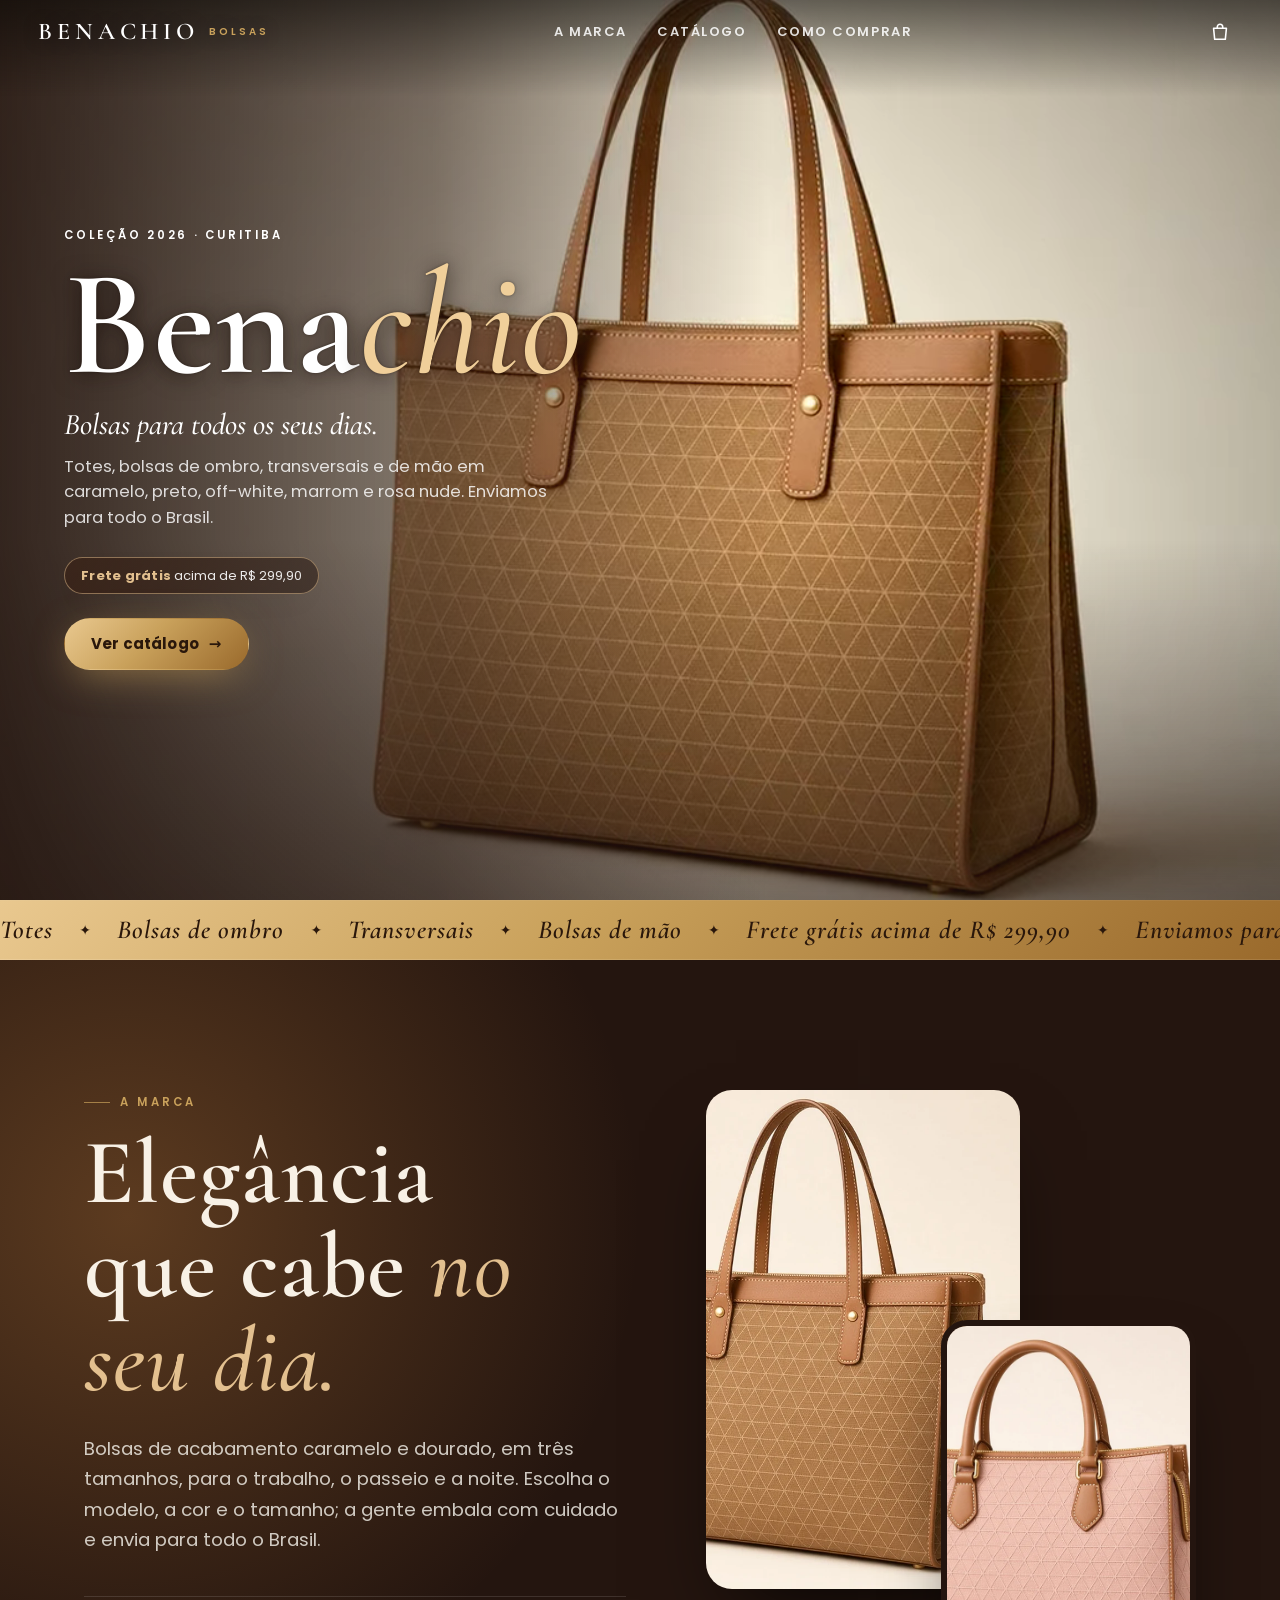
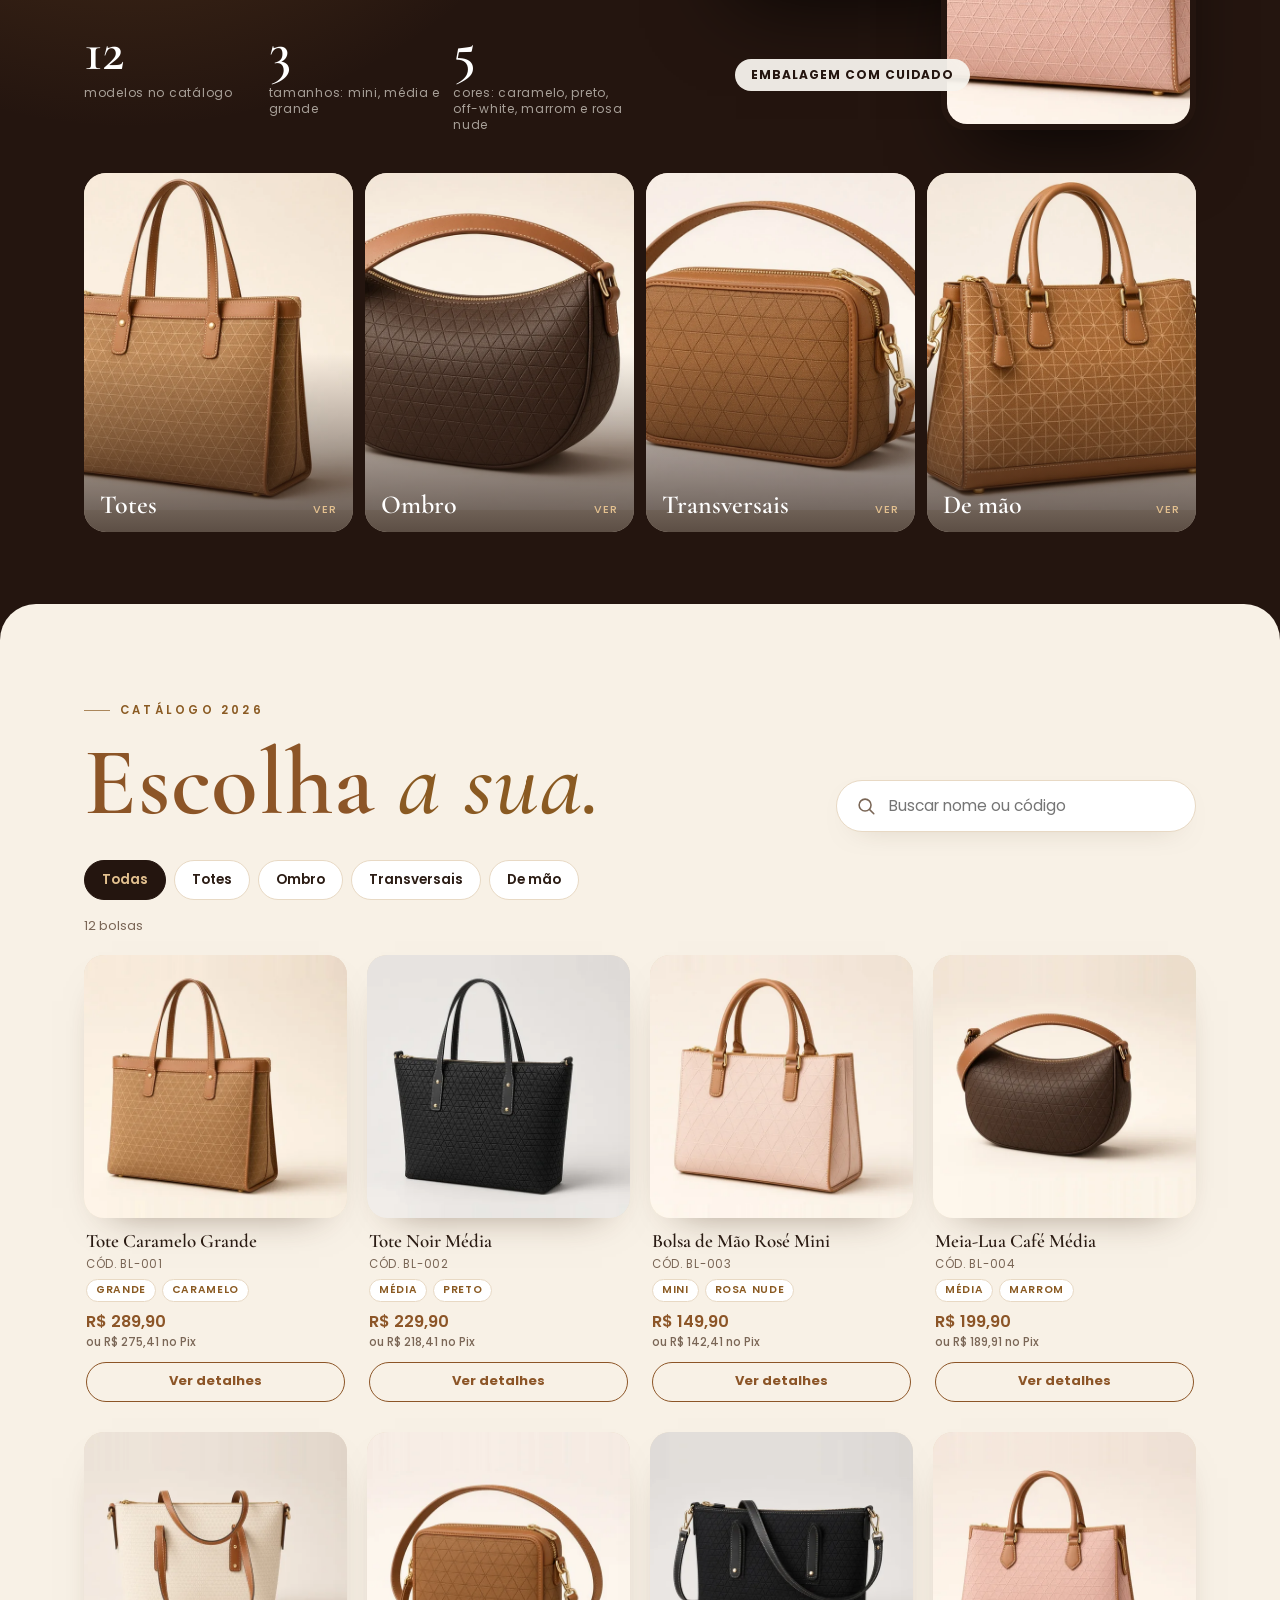
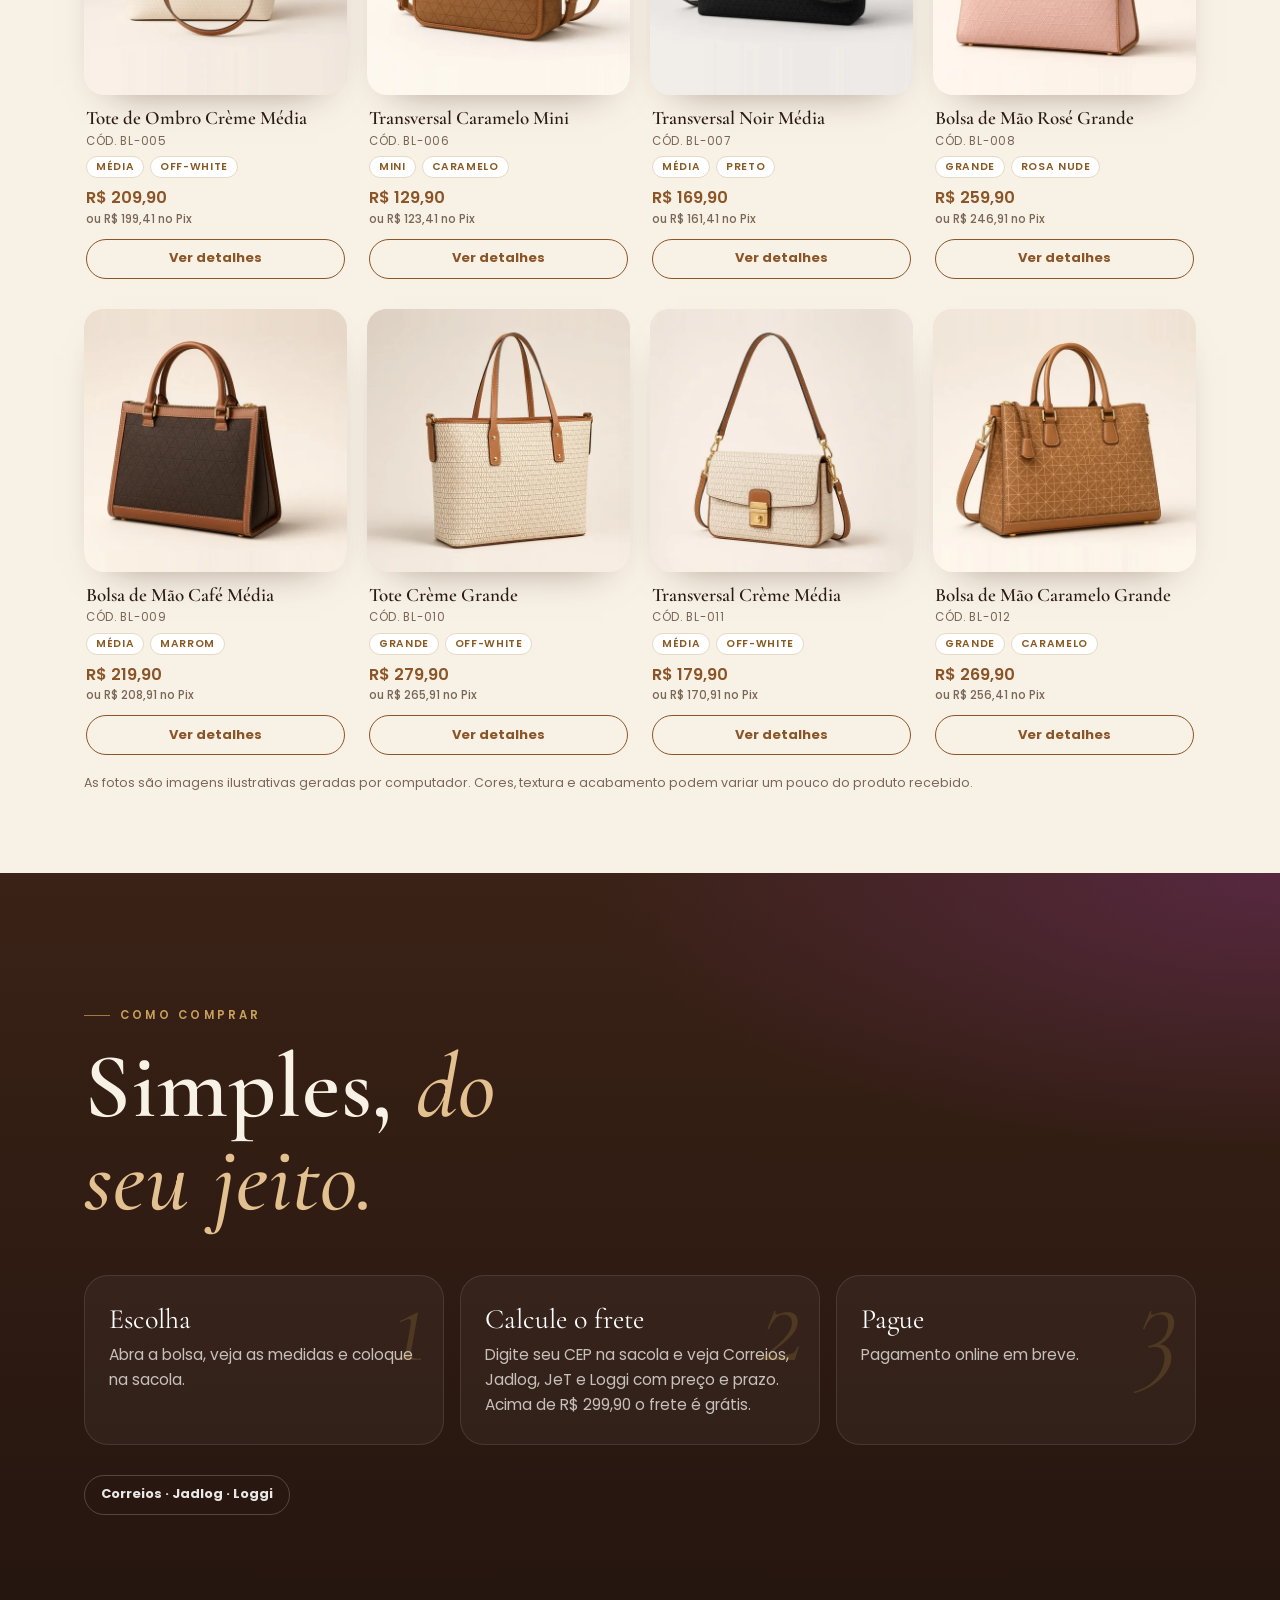
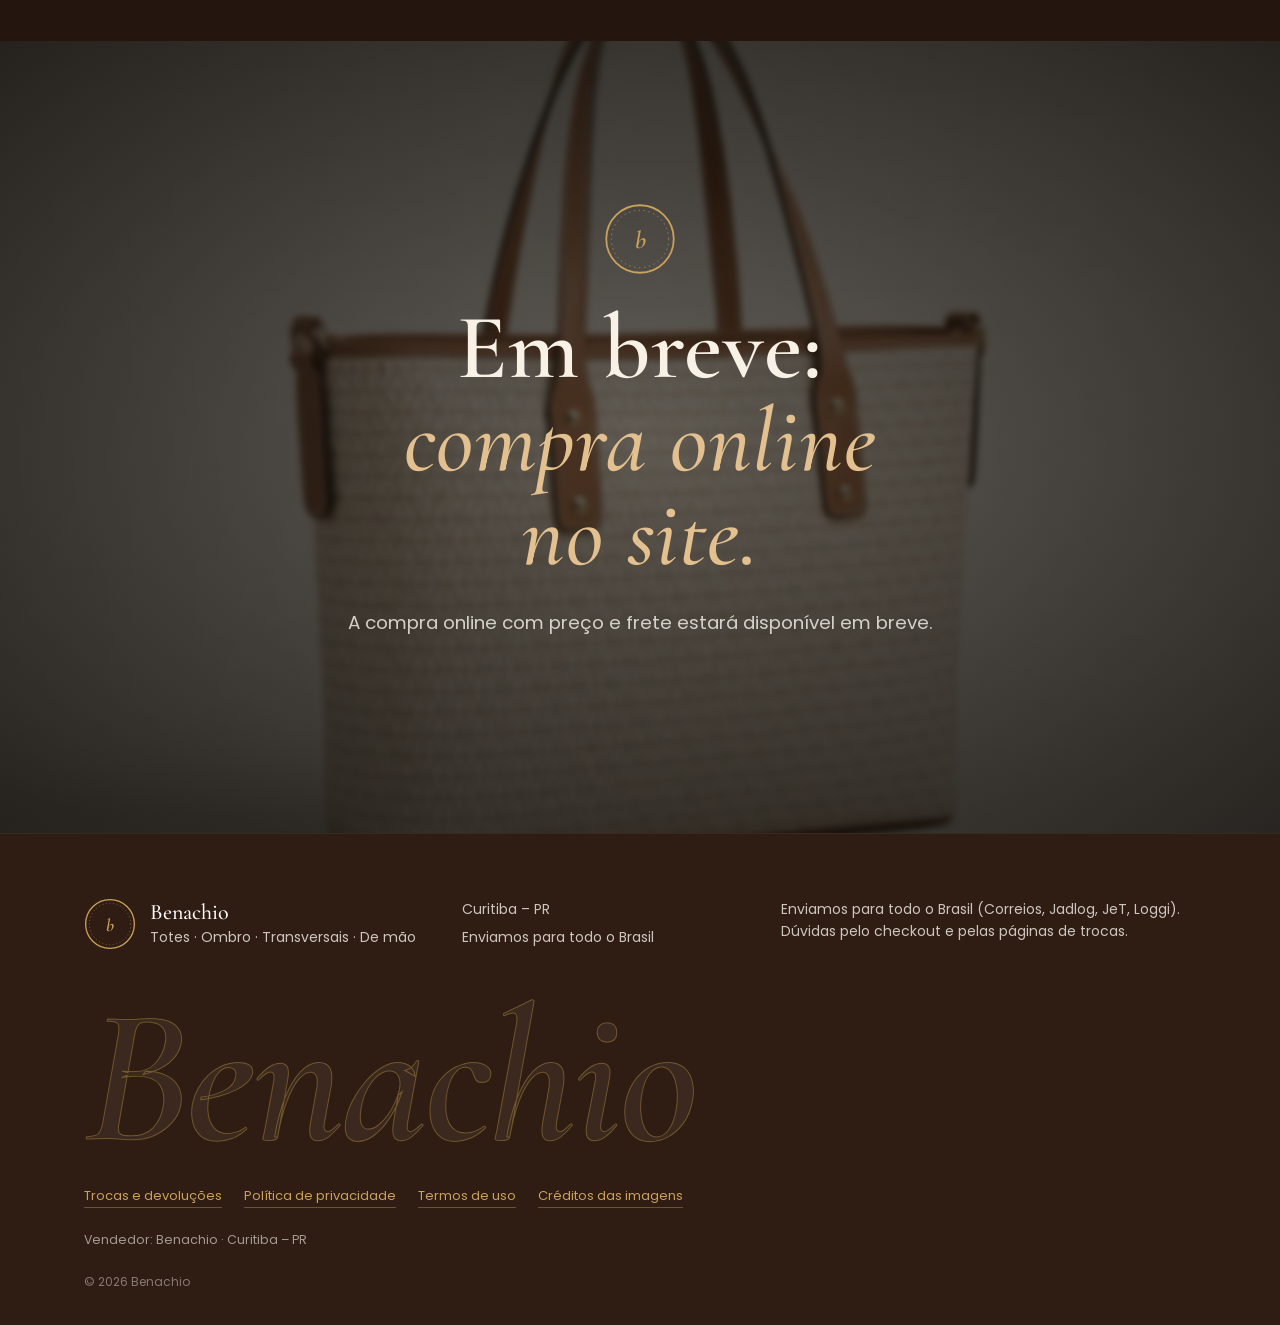
<file: index.html>
<!doctype html>
<html lang="pt-BR">
<head>
<meta charset="utf-8">
<meta name="viewport" content="width=device-width, initial-scale=1, viewport-fit=cover">
<title>Benachio | Totes, bolsas de ombro, transversais e de mão · Curitiba</title>
<meta name="description" content="Benachio: totes, bolsas de ombro, transversais e de mão em caramelo, preto, off-white, marrom e rosa nude. Curitiba, envio para todo o Brasil. Enviamos para todo o Brasil.">
<meta name="theme-color" content="#24150f">
<link rel="canonical" href="https://ricksanches5567-art.github.io/benachio/">
<link rel="icon" href="favicon.svg" type="image/svg+xml">
<meta property="og:type" content="website">
<meta property="og:locale" content="pt_BR">
<meta property="og:site_name" content="Benachio">
<meta property="og:title" content="Benachio">
<meta property="og:description" content="Totes, ombro, transversais e bolsas de mão. Curitiba | enviamos para todo o Brasil. Enviamos para todo o Brasil.">
<meta property="og:url" content="https://ricksanches5567-art.github.io/benachio/">
<meta property="og:image" content="https://ricksanches5567-art.github.io/benachio/img/og.jpg">
<meta property="og:image:width" content="1200">
<meta property="og:image:height" content="630">
<meta name="twitter:card" content="summary_large_image">
<link rel="preconnect" href="https://fonts.googleapis.com">
<link rel="preconnect" href="https://fonts.gstatic.com" crossorigin>
<link href="https://fonts.googleapis.com/css2?family=Cormorant+Garamond:ital,wght@0,500;0,600;0,700;1,500;1,600&family=Poppins:wght@400;500;600;700&display=swap" rel="stylesheet">
<link rel="preload" as="image" href="video/hero-m-poster.webp" media="(max-width: 767px)">
<link rel="preload" as="image" href="video/hero-d-poster.webp" media="(min-width: 768px)">
<link rel="stylesheet" href="css/style.css?v=m1">
<link rel="stylesheet" href="css/bolsas.css?v=3">
<script type="application/ld+json">
{"@context":"https://schema.org","@type":"Store","name":"Benachio","url":"https://ricksanches5567-art.github.io/benachio/","address":{"@type":"PostalAddress","addressLocality":"Curitiba","addressRegion":"PR","addressCountry":"BR"}}
</script>
</head>
<body>
<a class="skip" href="#catalogo">Pular para o catálogo</a>

<svg width="0" height="0" style="position:absolute" aria-hidden="true"><defs>
<symbol id="logo-mark" viewBox="0 0 64 64"><circle cx="32" cy="32" r="30" fill="none" stroke="currentColor" stroke-width="1.6"/><circle cx="32" cy="32" r="25.5" fill="none" stroke="currentColor" stroke-width=".6" stroke-dasharray="1.2 3.2"/><text x="32" y="40" text-anchor="middle" font-family="Cormorant Garamond, Georgia, serif" font-style="italic" font-weight="600" font-size="22" fill="currentColor">b</text></symbol>
<symbol id="ic-wa" viewBox="0 0 24 24"><path fill="currentColor" d="M17.5 14.4c-.3-.1-1.8-.9-2-1-.3-.1-.5-.1-.7.1-.2.3-.8 1-.9 1.2-.2.2-.3.2-.6.1-.3-.1-1.3-.5-2.4-1.5-.9-.8-1.5-1.8-1.7-2.1-.2-.3 0-.5.1-.6l.4-.5c.2-.2.2-.3.3-.5.1-.2 0-.4 0-.5l-.9-2.2c-.2-.6-.5-.5-.7-.5h-.6c-.2 0-.5.1-.8.4-.3.3-1 1-1 2.5s1.1 2.9 1.2 3.1c.1.2 2.1 3.2 5.1 4.5.7.3 1.3.5 1.7.6.7.2 1.4.2 1.9.1.6-.1 1.8-.7 2-1.4.2-.7.2-1.3.2-1.4-.1-.1-.3-.2-.6-.3zM12 21.8a9.8 9.8 0 0 1-5-1.4l-.4-.2-3.7 1 1-3.6-.2-.4A9.8 9.8 0 1 1 12 21.8zM12 0a12 12 0 0 0-10.3 18L0 24l6.2-1.6A12 12 0 1 0 12 0z"/></symbol>
</defs></svg>

<header class="topbar" id="topbar">
  <div class="topbar__in">
    <a class="brand" href="#top" aria-label="Benachio – início"><span class="brand__logo">Benachio</span><span class="brand__sub">Bolsas</span></a>
    <nav class="topbar__nav" aria-label="Seções"><a href="#experiencia">A marca</a><a href="#catalogo">Catálogo</a><a href="#comprar">Como comprar</a></nav>
    <div class="topbar__actions">
      
      <button class="icon-btn cart-btn" id="openCart" aria-label="Abrir sacola">
        <svg viewBox="0 0 24 24" class="ic-line" aria-hidden="true"><path d="M5 8h14l-1.2 12H6.2z"/><path d="M9 8V6.5a3 3 0 0 1 6 0V8"/></svg>
        <span class="cart-count" id="cartCount" hidden>0</span>
      </button>
    </div>
  </div>
</header>

<main id="top">
  <section class="hero" aria-label="Benachio">
    <div class="hero__media">
      <video id="heroVideo" class="hero__video" muted autoplay loop playsinline preload="auto" aria-hidden="true" data-m="video/hero-m" data-d="video/hero-d"></video>
    </div>
    <div class="hero__shade" aria-hidden="true"></div>
    <div class="hero__content">
      <p class="eyebrow hero__eyebrow">Coleção 2026 · Curitiba</p>
      <h1 class="hero__title">Bena<em>chio</em></h1>
      <p class="hero__tag">Bolsas para todos os seus dias.</p>
      <p class="hero__sub">Totes, bolsas de ombro, transversais e de mão em caramelo, preto, off-white, marrom e rosa nude. Enviamos para todo o Brasil.</p>
      <p class="hero__promo"><span class="promo__item"><b>Frete grátis</b> acima de R$ 299,90</span></p>
      <div class="hero__cta">
        <a class="btn btn--glow" href="#catalogo">Ver catálogo <span class="btn__arrow" aria-hidden="true">→</span></a>
        
      </div>
    </div>
  </section>

  <div class="ticker" aria-hidden="true"><div class="ticker__track">
    <span>Totes</span><i>✦</i><span>Bolsas de ombro</span><i>✦</i><span>Transversais</span><i>✦</i><span>Bolsas de mão</span><i>✦</i><span>Frete grátis acima de R$ 299,90</span><i>✦</i><span>Enviamos para todo o Brasil</span><i>✦</i>
    <span>Totes</span><i>✦</i><span>Bolsas de ombro</span><i>✦</i><span>Transversais</span><i>✦</i><span>Bolsas de mão</span><i>✦</i><span>Frete grátis acima de R$ 299,90</span><i>✦</i><span>Enviamos para todo o Brasil</span><i>✦</i>
  </div></div>

  <section class="manifesto section" id="experiencia">
    <div class="manifesto__glow" aria-hidden="true"></div>
    <div class="wrap manifesto__grid">
      <div class="manifesto__text reveal">
        <p class="eyebrow">A marca</p>
        <h2 class="display">Elegância que cabe <em>no seu dia.</em></h2>
        <p class="lead">Bolsas de acabamento caramelo e dourado, em três tamanhos, para o trabalho, o passeio e a noite. Escolha o modelo, a cor e o tamanho; a gente embala com cuidado e envia para todo o Brasil.</p>
        <ul class="stats">
          <li><strong><span id="statCount">12</span></strong><span>modelos no catálogo</span></li>
          <li><strong>3</strong><span>tamanhos: mini, média e grande</span></li>
          <li><strong>5</strong><span>cores: caramelo, preto, off-white, marrom e rosa nude</span></li>
        </ul>
      </div>
      <div class="manifesto__art" aria-hidden="true">
        <figure class="ed ed--a"><img src="img/ed-1.webp" alt="" width="720" height="900" loading="lazy" decoding="async"></figure>
        <figure class="ed ed--b"><img src="img/ed-2.webp" alt="" width="720" height="900" loading="lazy" decoding="async"></figure>
        <span class="ed__chip">Embalagem com cuidado</span>
      </div>
    </div>
    <div class="wrap">
      <div class="cats reveal">
        <a href="#catalogo" data-goto-cat="tote"><figure><img src="img/cat-tote.webp" alt="" loading="lazy" width="600" height="750"><figcaption>Totes<small>Ver</small></figcaption></figure></a>
        <a href="#catalogo" data-goto-cat="ombro"><figure><img src="img/cat-ombro.webp" alt="" loading="lazy" width="600" height="750"><figcaption>Ombro<small>Ver</small></figcaption></figure></a>
        <a href="#catalogo" data-goto-cat="transversal"><figure><img src="img/cat-transversal.webp" alt="" loading="lazy" width="600" height="750"><figcaption>Transversais<small>Ver</small></figcaption></figure></a>
        <a href="#catalogo" data-goto-cat="mao"><figure><img src="img/cat-mao.webp" alt="" loading="lazy" width="600" height="750"><figcaption>De mão<small>Ver</small></figcaption></figure></a>
      </div>
    </div>
  </section>

  <section class="catalog section" id="catalogo" aria-labelledby="catTitle">
    <div class="wrap">
      <div class="catalog__head">
        <div><p class="eyebrow eyebrow--plum">Catálogo 2026</p><h2 id="catTitle" class="display display--ink">Escolha <em>a sua.</em></h2></div>
        <label class="search"><svg viewBox="0 0 24 24" class="ic-line" aria-hidden="true"><circle cx="11" cy="11" r="6.5"/><path d="m16 16 4.5 4.5"/></svg>
          <input id="search" type="search" inputmode="search" data-ph="Buscar nome ou código" aria-label="Buscar por nome ou código"></label>
      </div>
      <div class="filters" id="filters" role="tablist" aria-label="Filtrar por modelo"></div>
      <p class="result-info" id="resultInfo" aria-live="polite"></p>
      <div class="grid" id="grid"></div>
      <p class="illus-note">As fotos são imagens ilustrativas geradas por computador. Cores, textura e acabamento podem variar um pouco do produto recebido.</p>
    </div>
  </section>

  <section class="howto section" id="comprar" aria-labelledby="howTitle">
    <div class="wrap">
      <p class="eyebrow">Como comprar</p>
      <h2 id="howTitle" class="display">Simples, <em>do seu jeito.</em></h2>
      <ol class="steps">
        <li class="step"><span class="step__n">1</span><h3>Escolha</h3><p>Abra a bolsa, veja as medidas e coloque na sacola.</p></li>
        <li class="step"><span class="step__n">2</span><h3>Calcule o frete</h3><p>Digite seu CEP na sacola e veja Correios, Jadlog, JeT e Loggi com preço e prazo. Acima de R$ 299,90 o frete é grátis.</p></li>
        <li class="step"><span class="step__n">3</span><h3>Pague</h3><p>Pagamento online em breve.</p></li>
      </ol>
      <div class="pay-badges" aria-label="Formas de pagamento">
        <span class="pay">Correios · Jadlog · Loggi</span>
      </div>
    </div>
  </section>

  <section class="cta section" aria-labelledby="ctaTitle">
    <div class="cta__bg" aria-hidden="true"><img src="img/cta.webp" alt="" loading="lazy" decoding="async" width="1280" height="720"></div>
    <div class="wrap cta__in">
      <svg class="cta__mark" aria-hidden="true"><use href="#logo-mark"/></svg>
      <h2 id="ctaTitle" class="display">Em breve: <em>compra online no site.</em></h2>
      <p class="lead">A compra online com preço e frete estará disponível em breve.</p>
      <div class="cta__btns"></div>
    </div>
  </section>
</main>

<footer class="footer">
  <div class="wrap footer__in">
    <div class="footer__brand"><svg class="footer__mark" aria-hidden="true"><use href="#logo-mark"/></svg><div><p class="footer__name">Benachio</p><p>Totes · Ombro · Transversais · De mão</p></div></div>
    <ul class="footer__list">
      
      <li>Curitiba – PR</li>
      <li>Enviamos para todo o Brasil</li>
    </ul>
    <p class="footer__note">Enviamos para todo o Brasil (Correios, Jadlog, JeT, Loggi). Dúvidas pelo checkout e pelas páginas de trocas.</p>
    <p class="footer__big" aria-hidden="true">Benachio</p>
    <nav class="footer__legal" aria-label="Informações legais"><a href="trocas.html">Trocas e devoluções</a><a href="privacidade.html">Política de privacidade</a><a href="termos.html">Termos de uso</a><a href="creditos.html">Créditos das imagens</a></nav>
    <p class="footer__seller">Vendedor: Benachio · Curitiba – PR</p>
    <p class="footer__copy">© <span id="year"></span> Benachio</p>
  </div>
</footer>

<div class="modal" id="productModal" role="dialog" aria-modal="true" aria-labelledby="pmTitle" hidden>
  <div class="modal__backdrop" data-close></div>
  <div class="modal__panel"><button class="close-btn" data-close aria-label="Fechar">&times;</button><div class="pm" id="pmBody"></div></div>
</div>

<div class="drawer" id="cartDrawer" role="dialog" aria-modal="true" aria-labelledby="cartTitle" hidden>
  <div class="drawer__backdrop" data-close-cart></div>
  <aside class="drawer__panel">
    <div class="drawer__head">
      <button class="back-btn" id="cartBack" aria-label="Voltar para a sacola" hidden>&larr;</button>
      <h2 id="cartTitle">Sua sacola</h2>
      <button class="close-btn" data-close-cart aria-label="Fechar sacola">&times;</button>
    </div>
    <ol class="cart-steps" aria-hidden="true"><li class="on">Sacola</li><li>Entrega e pagamento</li></ol>
    <div class="drawer__body" id="cartItems"></div>
    <div class="drawer__foot" id="cartFoot">
      <div class="sums">
        <div class="sumrow"><span>Subtotal</span><span id="cartSubtotal">R$ 0,00</span></div>
        <div class="sumrow sumrow--off" id="sumPix" hidden><span>Desconto Pix (5%)</span><span id="cartPix">−R$ 0,00</span></div>
        <div class="sumrow"><span id="cartFreteLabel">Frete</span><span id="cartFrete">Informe o CEP</span></div>
        <div class="sumrow sumrow--total"><span id="cartTotalLabel">Total</span><strong id="cartTotal">R$ 0,00</strong></div>
        <p class="pix-note" id="pixNote" hidden></p>
        <p class="ship-note" id="shipNote">Calcule o frete pelo CEP para ver o total.</p>
      </div>
      <p class="pay-msg" id="payMsg" role="alert" hidden></p>
      <button class="btn btn--grad btn--block" id="cartNext" hidden>Continuar para entrega e pagamento</button>
      <button class="btn btn--mp btn--block" id="checkoutMp" type="button" hidden disabled>Pagamento online em breve</button>
      <p class="mp-secure" id="mpSecure"><svg viewBox="0 0 24 24" class="ic-line" aria-hidden="true"><rect x="5" y="10.5" width="14" height="10" rx="2"/><path d="M8 10.5V8a4 4 0 0 1 8 0v2.5"/></svg><span id="mpSecureTxt">Pagamento online em breve</span></p>
      <p class="legal-note" id="legalNote" hidden>Ao pagar você concorda com os <a href="termos.html" target="_blank" rel="noopener">Termos de uso</a> e a <a href="privacidade.html" target="_blank" rel="noopener">Política de privacidade</a>. Arrependimento em até 7 dias: veja <a href="trocas.html" target="_blank" rel="noopener">Trocas e devoluções</a>.</p>
      <button class="btn btn--wa btn--block" id="checkoutWa" type="button" hidden><svg aria-hidden="true"><use href="#ic-wa"/></svg><span id="checkoutWaLabel">Finalizar pelo WhatsApp</span></button>
    </div>
  </aside>
</div>

<div class="modal order" id="orderPanel" role="dialog" aria-modal="true" aria-labelledby="orderTitle" hidden>
  <div class="modal__backdrop" data-close-order></div>
  <div class="order__panel">
    <button class="close-btn" data-close-order aria-label="Fechar">&times;</button>
    <span class="order__logo" aria-hidden="true"><svg><use href="#logo-mark"/></svg></span>
    <span class="order__icon" id="orderIcon" aria-hidden="true"></span>
    <p class="eyebrow" id="orderEyebrow"></p>
    <h2 class="display" id="orderTitle"></h2>
    <p class="order__msg" id="orderMsg"></p>
    <p class="order__id" id="orderId"></p>
    <div class="order__btns" id="orderBtns"></div>
  </div>
</div>
<div class="toast" id="toast" role="status" aria-live="polite" hidden></div>

<script src="config.js"></script>
<script src="js/app.js?v=1"></script>
</body>
</html>
</file>
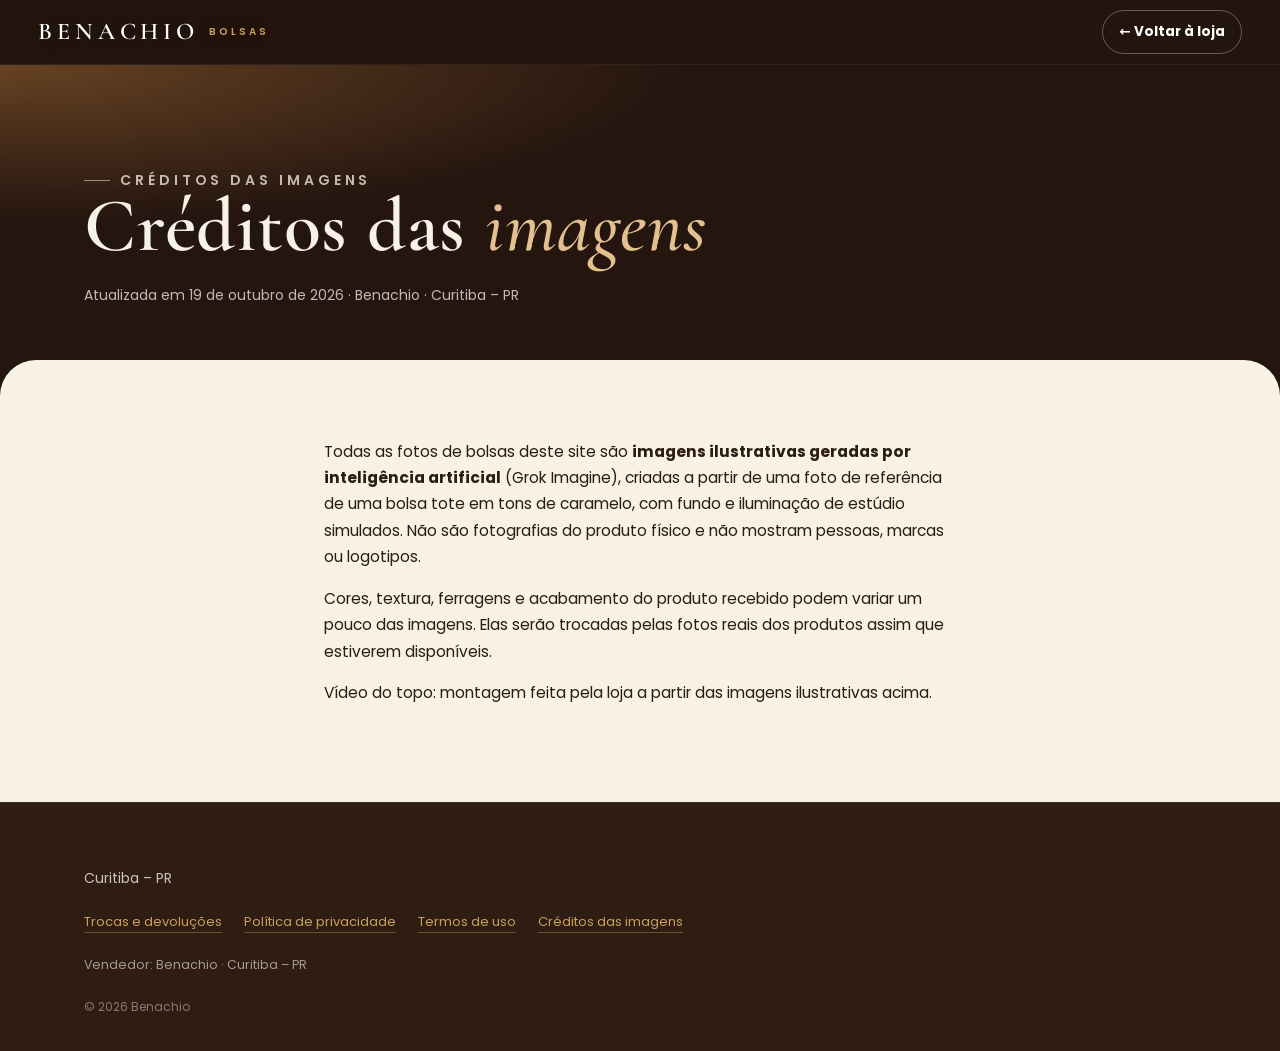
<file: creditos.html>
<!doctype html><html lang="pt-BR"><head><meta charset="utf-8"><meta name="viewport" content="width=device-width, initial-scale=1">
<title>Créditos das imagens | Benachio</title><meta name="theme-color" content="#24150f"><link rel="icon" href="favicon.svg" type="image/svg+xml">
<link rel="preconnect" href="https://fonts.googleapis.com"><link rel="preconnect" href="https://fonts.gstatic.com" crossorigin>
<link href="https://fonts.googleapis.com/css2?family=Cormorant+Garamond:ital,wght@0,500;0,600;0,700;1,500;1,600&family=Poppins:wght@400;500;600;700&display=swap" rel="stylesheet">
<link rel="stylesheet" href="css/style.css?v=m1"><link rel="stylesheet" href="css/bolsas.css?v=3"></head>
<body class="legal-page"><header class="legal-top"><div class="topbar__in"><a class="brand" href="./"><span class="brand__logo">Benachio</span><span class="brand__sub">Bolsas</span></a><a class="legal-back" href="./">&larr; Voltar à loja</a></div></header>
<main id="conteudo"><section class="legal-hero"><div class="wrap"><p class="eyebrow">Créditos das imagens</p><h1 class="display">Créditos das <em>imagens</em></h1>
<p>Atualizada em 19 de outubro de 2026 · Benachio · Curitiba – PR</p></div></section>
<section class="legal"><div class="wrap legal__body">
<p>Todas as fotos de bolsas deste site são <strong>imagens ilustrativas geradas por inteligência artificial</strong> (Grok Imagine), criadas a partir de uma foto de referência de uma bolsa tote em tons de caramelo, com fundo e iluminação de estúdio simulados. Não são fotografias do produto físico e não mostram pessoas, marcas ou logotipos.</p>
<p>Cores, textura, ferragens e acabamento do produto recebido podem variar um pouco das imagens. Elas serão trocadas pelas fotos reais dos produtos assim que estiverem disponíveis.</p>
<p>Vídeo do topo: montagem feita pela loja a partir das imagens ilustrativas acima.</p></div></section></main>
<footer class="footer"><div class="wrap footer__in">
<ul class="footer__list"><li>Curitiba – PR</li></ul>
<nav class="footer__legal"><a href="trocas.html">Trocas e devoluções</a><a href="privacidade.html">Política de privacidade</a><a href="termos.html">Termos de uso</a><a href="creditos.html">Créditos das imagens</a></nav>
<p class="footer__seller">Vendedor: Benachio · Curitiba – PR</p><p class="footer__copy">© 2026 Benachio</p></div></footer></body></html>
</file>
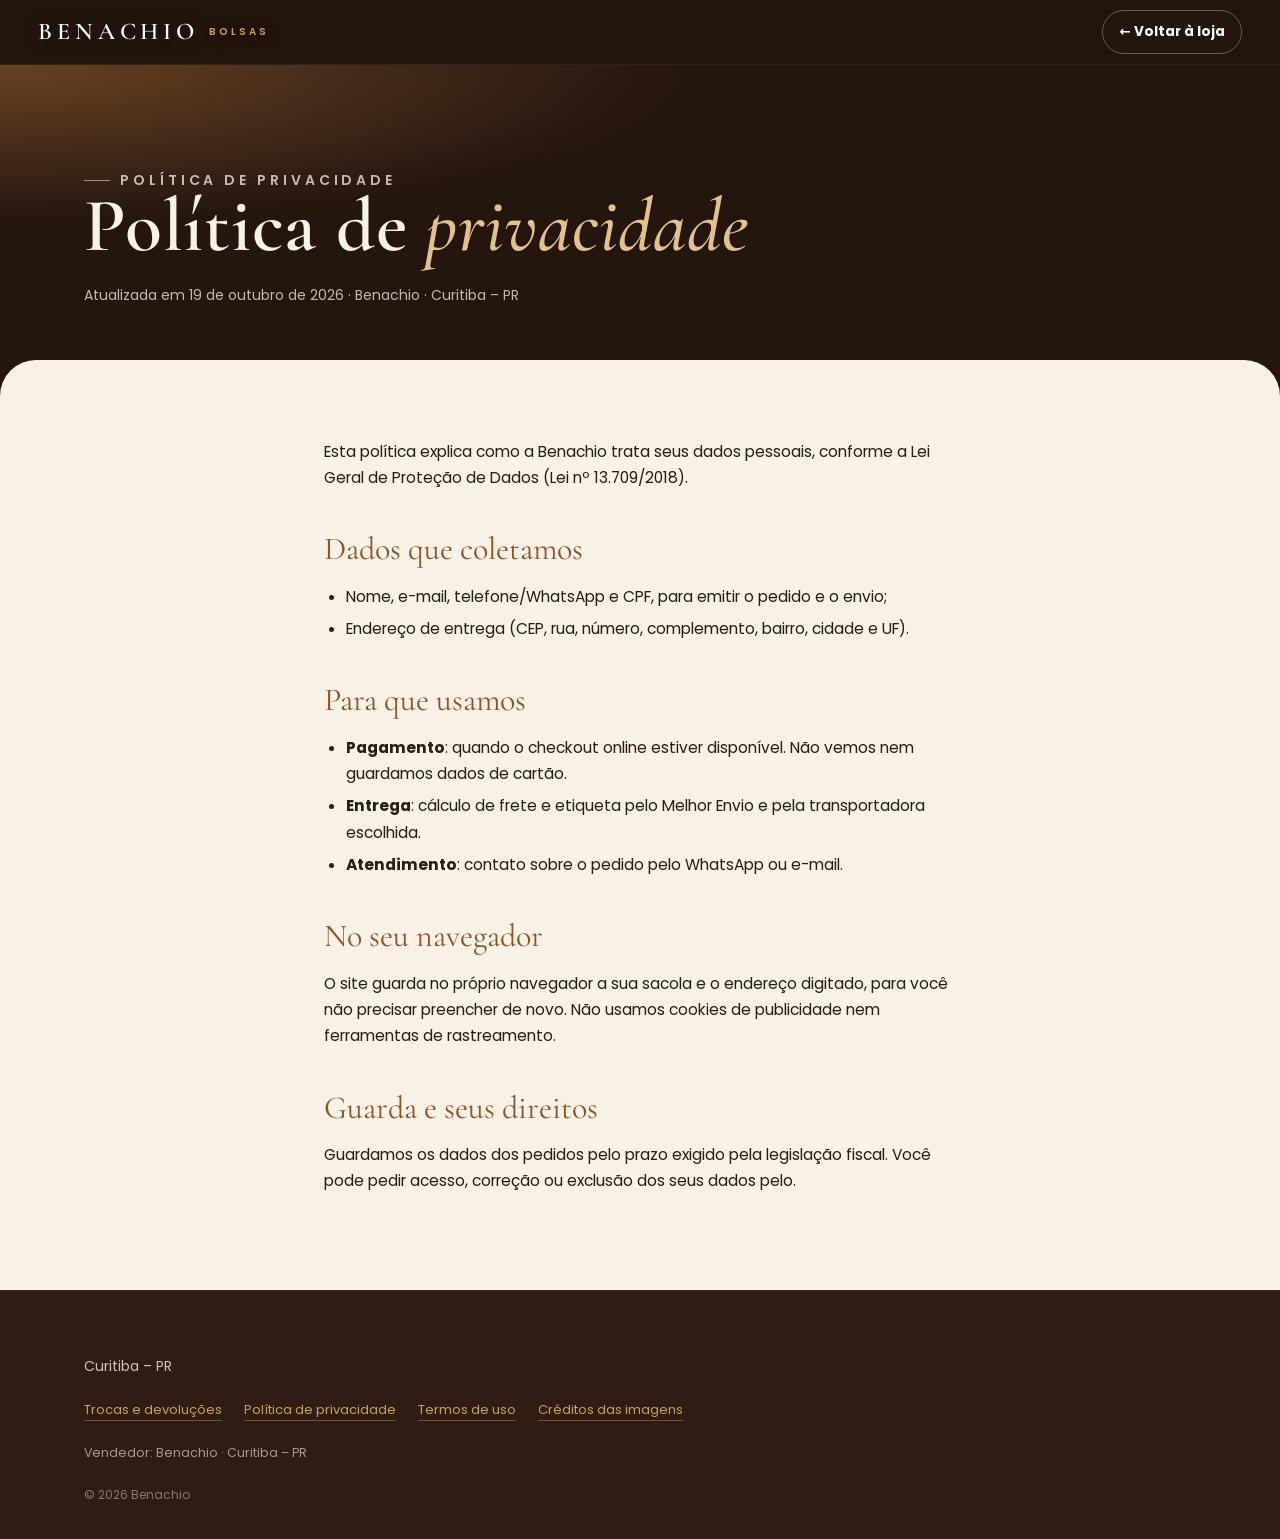
<file: privacidade.html>
<!doctype html><html lang="pt-BR"><head><meta charset="utf-8"><meta name="viewport" content="width=device-width, initial-scale=1">
<title>Política de privacidade | Benachio</title><meta name="theme-color" content="#24150f"><link rel="icon" href="favicon.svg" type="image/svg+xml">
<link rel="preconnect" href="https://fonts.googleapis.com"><link rel="preconnect" href="https://fonts.gstatic.com" crossorigin>
<link href="https://fonts.googleapis.com/css2?family=Cormorant+Garamond:ital,wght@0,500;0,600;0,700;1,500;1,600&family=Poppins:wght@400;500;600;700&display=swap" rel="stylesheet">
<link rel="stylesheet" href="css/style.css?v=m1"><link rel="stylesheet" href="css/bolsas.css?v=3"></head>
<body class="legal-page"><header class="legal-top"><div class="topbar__in"><a class="brand" href="./"><span class="brand__logo">Benachio</span><span class="brand__sub">Bolsas</span></a><a class="legal-back" href="./">&larr; Voltar à loja</a></div></header>
<main id="conteudo"><section class="legal-hero"><div class="wrap"><p class="eyebrow">Política de privacidade</p><h1 class="display">Política de <em>privacidade</em></h1>
<p>Atualizada em 19 de outubro de 2026 · Benachio · Curitiba – PR</p></div></section>
<section class="legal"><div class="wrap legal__body">
<p>Esta política explica como a Benachio trata seus dados pessoais, conforme a Lei Geral de Proteção de Dados (Lei nº 13.709/2018).</p>
<h2>Dados que coletamos</h2><ul><li>Nome, e-mail, telefone/WhatsApp e CPF, para emitir o pedido e o envio;</li><li>Endereço de entrega (CEP, rua, número, complemento, bairro, cidade e UF).</li></ul>
<h2>Para que usamos</h2><ul><li><strong>Pagamento</strong>: quando o checkout online estiver disponível. Não vemos nem guardamos dados de cartão.</li><li><strong>Entrega</strong>: cálculo de frete e etiqueta pelo Melhor Envio e pela transportadora escolhida.</li><li><strong>Atendimento</strong>: contato sobre o pedido pelo WhatsApp ou e-mail.</li></ul>
<h2>No seu navegador</h2><p>O site guarda no próprio navegador a sua sacola e o endereço digitado, para você não precisar preencher de novo. Não usamos cookies de publicidade nem ferramentas de rastreamento.</p>
<h2>Guarda e seus direitos</h2><p>Guardamos os dados dos pedidos pelo prazo exigido pela legislação fiscal. Você pode pedir acesso, correção ou exclusão dos seus dados pelo.</p></div></section></main>
<footer class="footer"><div class="wrap footer__in">
<ul class="footer__list"><li>Curitiba – PR</li></ul>
<nav class="footer__legal"><a href="trocas.html">Trocas e devoluções</a><a href="privacidade.html">Política de privacidade</a><a href="termos.html">Termos de uso</a><a href="creditos.html">Créditos das imagens</a></nav>
<p class="footer__seller">Vendedor: Benachio · Curitiba – PR</p><p class="footer__copy">© 2026 Benachio</p></div></footer></body></html>
</file>
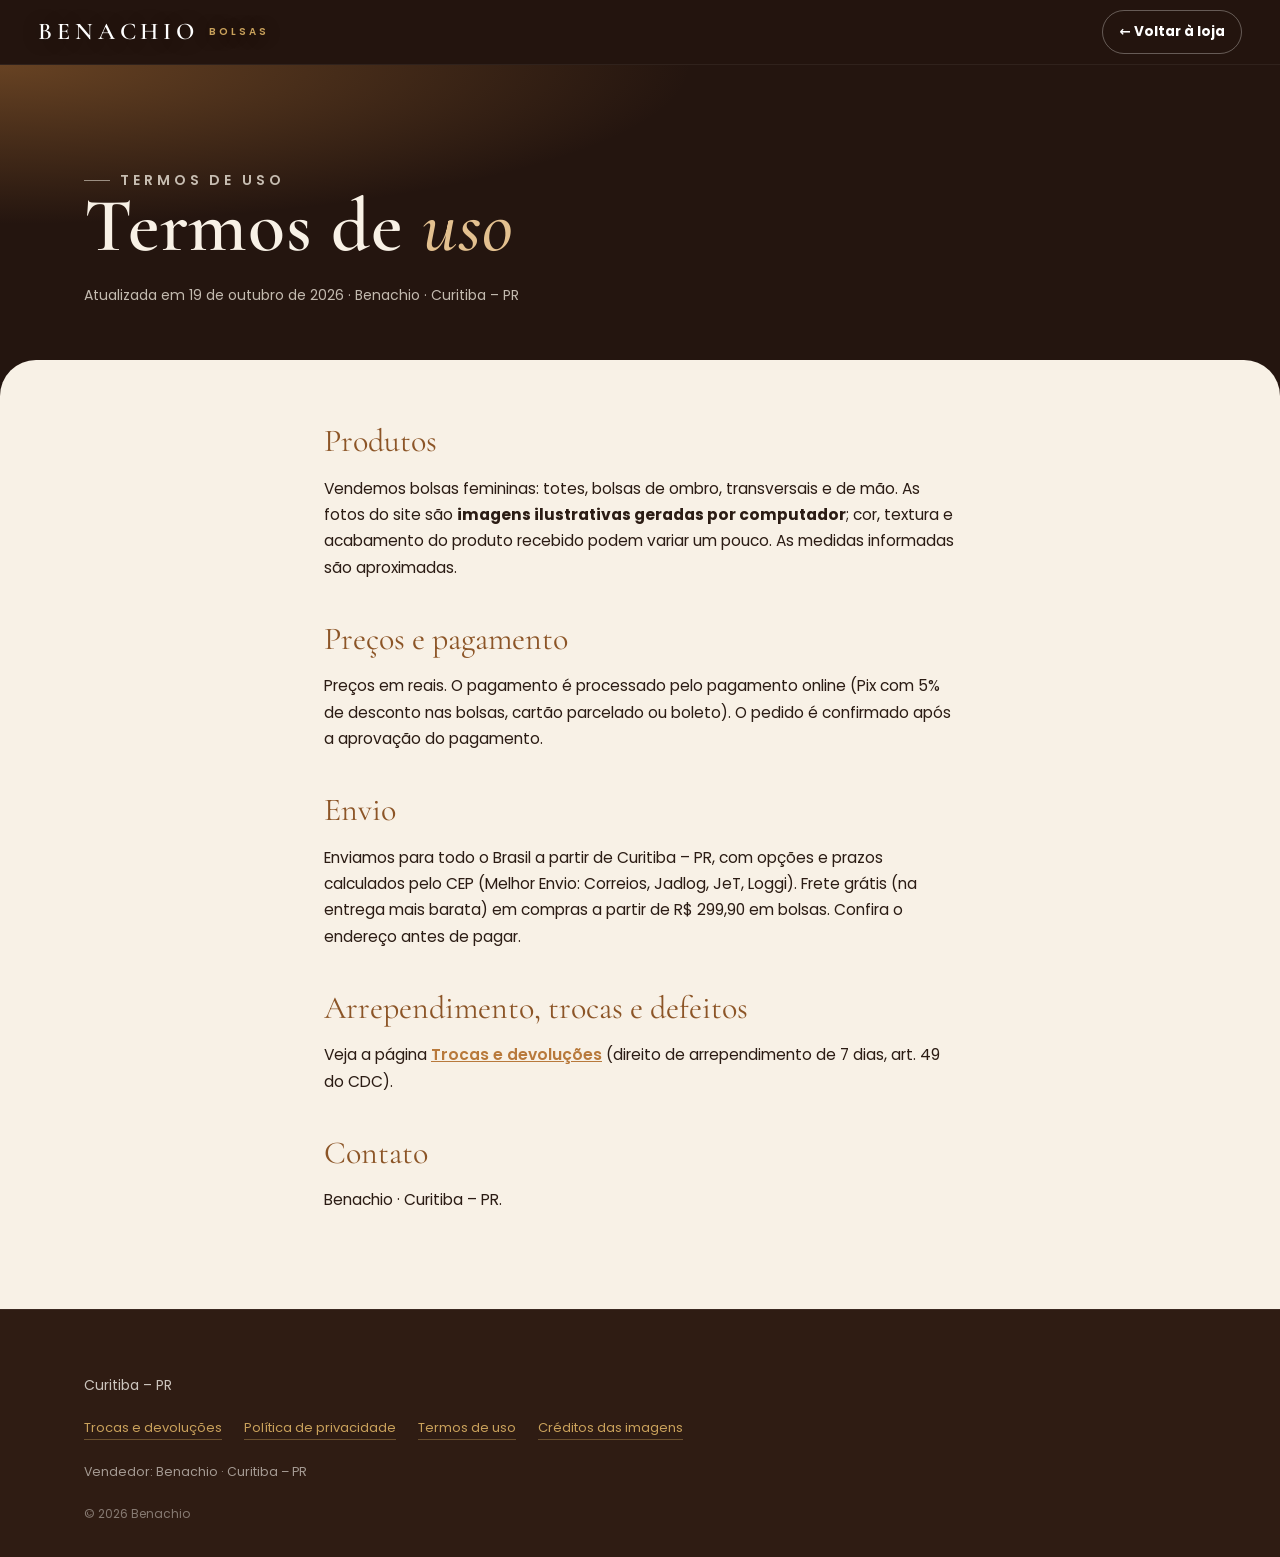
<file: termos.html>
<!doctype html><html lang="pt-BR"><head><meta charset="utf-8"><meta name="viewport" content="width=device-width, initial-scale=1">
<title>Termos de uso | Benachio</title><meta name="theme-color" content="#24150f"><link rel="icon" href="favicon.svg" type="image/svg+xml">
<link rel="preconnect" href="https://fonts.googleapis.com"><link rel="preconnect" href="https://fonts.gstatic.com" crossorigin>
<link href="https://fonts.googleapis.com/css2?family=Cormorant+Garamond:ital,wght@0,500;0,600;0,700;1,500;1,600&family=Poppins:wght@400;500;600;700&display=swap" rel="stylesheet">
<link rel="stylesheet" href="css/style.css?v=m1"><link rel="stylesheet" href="css/bolsas.css?v=3"></head>
<body class="legal-page"><header class="legal-top"><div class="topbar__in"><a class="brand" href="./"><span class="brand__logo">Benachio</span><span class="brand__sub">Bolsas</span></a><a class="legal-back" href="./">&larr; Voltar à loja</a></div></header>
<main id="conteudo"><section class="legal-hero"><div class="wrap"><p class="eyebrow">Termos de uso</p><h1 class="display">Termos de <em>uso</em></h1>
<p>Atualizada em 19 de outubro de 2026 · Benachio · Curitiba – PR</p></div></section>
<section class="legal"><div class="wrap legal__body">
<h2>Produtos</h2><p>Vendemos bolsas femininas: totes, bolsas de ombro, transversais e de mão. As fotos do site são <strong>imagens ilustrativas geradas por computador</strong>; cor, textura e acabamento do produto recebido podem variar um pouco. As medidas informadas são aproximadas.</p>
<h2>Preços e pagamento</h2><p>Preços em reais. O pagamento é processado pelo pagamento online (Pix com 5% de desconto nas bolsas, cartão parcelado ou boleto). O pedido é confirmado após a aprovação do pagamento.</p>
<h2>Envio</h2><p>Enviamos para todo o Brasil a partir de Curitiba – PR, com opções e prazos calculados pelo CEP (Melhor Envio: Correios, Jadlog, JeT, Loggi). Frete grátis (na entrega mais barata) em compras a partir de R$ 299,90 em bolsas. Confira o endereço antes de pagar.</p>
<h2>Arrependimento, trocas e defeitos</h2><p>Veja a página <a href="trocas.html">Trocas e devoluções</a> (direito de arrependimento de 7 dias, art. 49 do CDC).</p>
<h2>Contato</h2><p>Benachio · Curitiba – PR.</p></div></section></main>
<footer class="footer"><div class="wrap footer__in">
<ul class="footer__list"><li>Curitiba – PR</li></ul>
<nav class="footer__legal"><a href="trocas.html">Trocas e devoluções</a><a href="privacidade.html">Política de privacidade</a><a href="termos.html">Termos de uso</a><a href="creditos.html">Créditos das imagens</a></nav>
<p class="footer__seller">Vendedor: Benachio · Curitiba – PR</p><p class="footer__copy">© 2026 Benachio</p></div></footer></body></html>
</file>
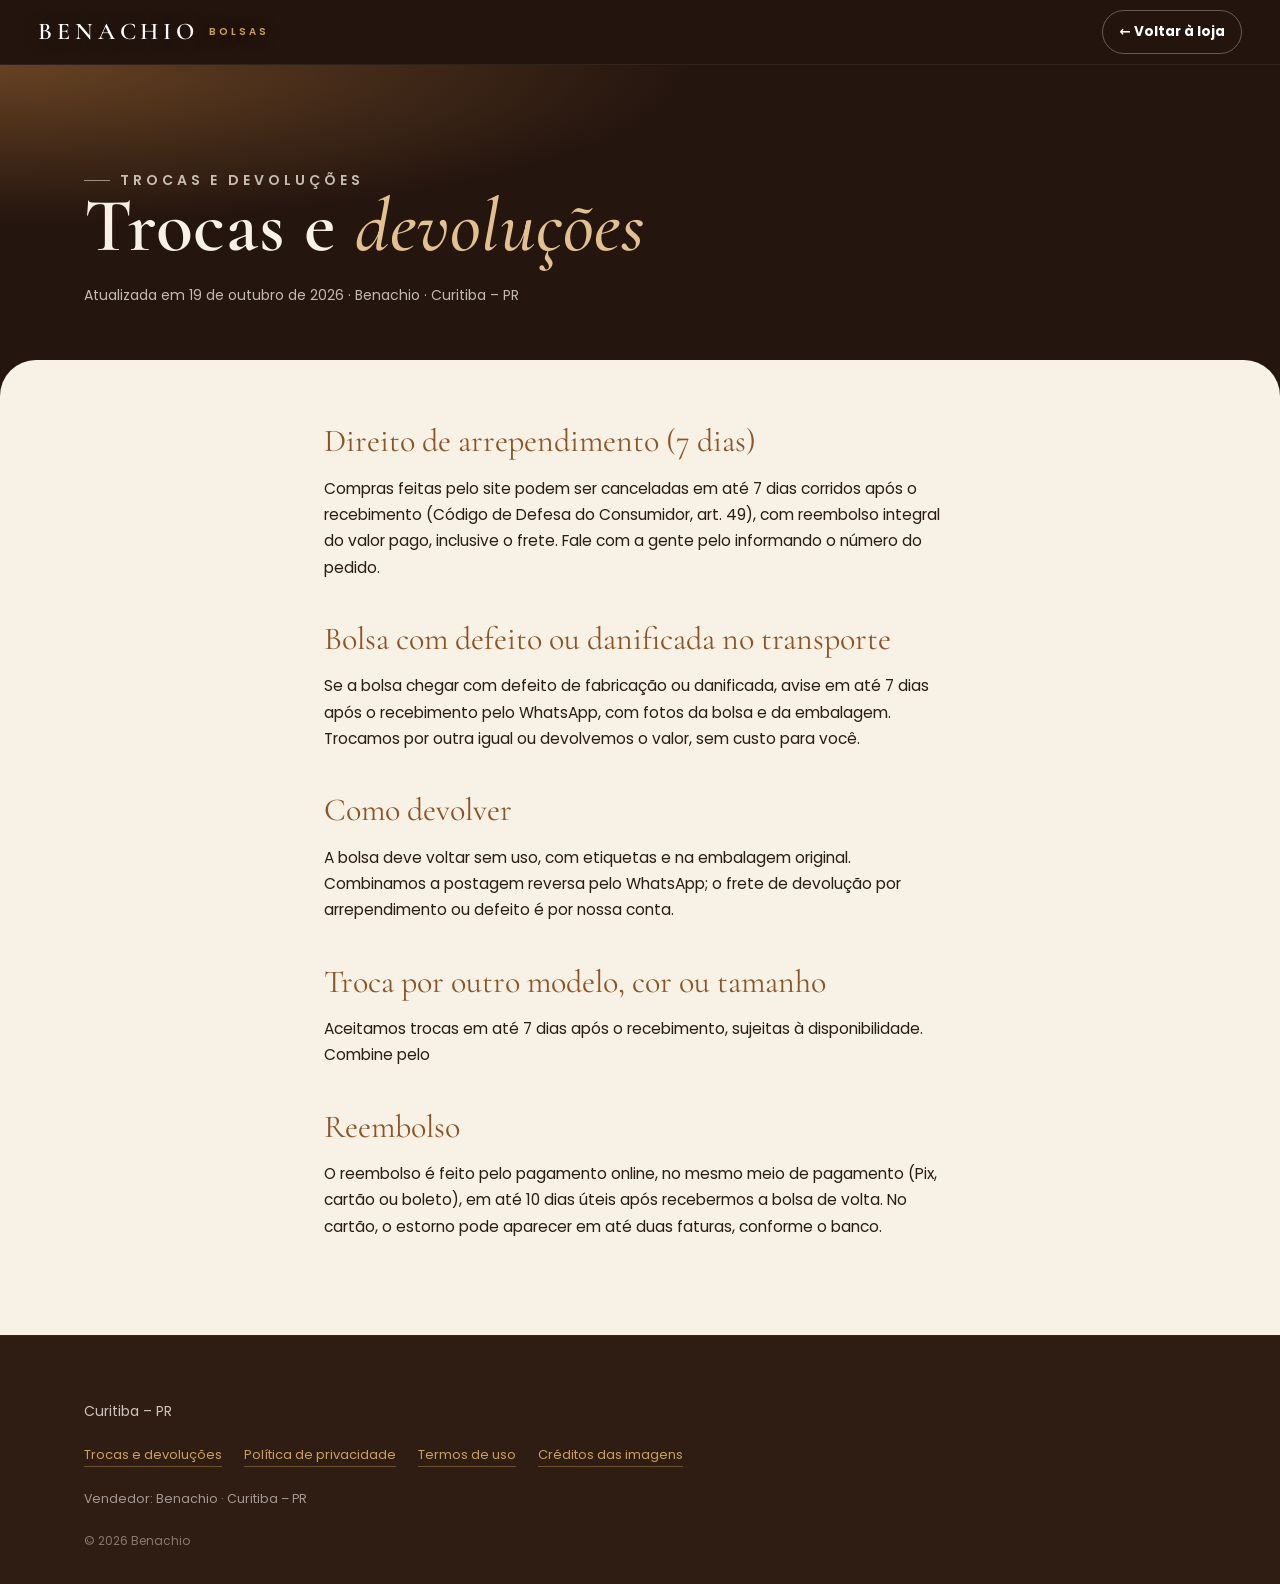
<file: trocas.html>
<!doctype html><html lang="pt-BR"><head><meta charset="utf-8"><meta name="viewport" content="width=device-width, initial-scale=1">
<title>Trocas e devoluções | Benachio</title><meta name="theme-color" content="#24150f"><link rel="icon" href="favicon.svg" type="image/svg+xml">
<link rel="preconnect" href="https://fonts.googleapis.com"><link rel="preconnect" href="https://fonts.gstatic.com" crossorigin>
<link href="https://fonts.googleapis.com/css2?family=Cormorant+Garamond:ital,wght@0,500;0,600;0,700;1,500;1,600&family=Poppins:wght@400;500;600;700&display=swap" rel="stylesheet">
<link rel="stylesheet" href="css/style.css?v=m1"><link rel="stylesheet" href="css/bolsas.css?v=3"></head>
<body class="legal-page"><header class="legal-top"><div class="topbar__in"><a class="brand" href="./"><span class="brand__logo">Benachio</span><span class="brand__sub">Bolsas</span></a><a class="legal-back" href="./">&larr; Voltar à loja</a></div></header>
<main id="conteudo"><section class="legal-hero"><div class="wrap"><p class="eyebrow">Trocas e devoluções</p><h1 class="display">Trocas e <em>devoluções</em></h1>
<p>Atualizada em 19 de outubro de 2026 · Benachio · Curitiba – PR</p></div></section>
<section class="legal"><div class="wrap legal__body">
<h2>Direito de arrependimento (7 dias)</h2><p>Compras feitas pelo site podem ser canceladas em até 7 dias corridos após o recebimento (Código de Defesa do Consumidor, art. 49), com reembolso integral do valor pago, inclusive o frete. Fale com a gente pelo  informando o número do pedido.</p>
<h2>Bolsa com defeito ou danificada no transporte</h2><p>Se a bolsa chegar com defeito de fabricação ou danificada, avise em até 7 dias após o recebimento pelo WhatsApp, com fotos da bolsa e da embalagem. Trocamos por outra igual ou devolvemos o valor, sem custo para você.</p>
<h2>Como devolver</h2><p>A bolsa deve voltar sem uso, com etiquetas e na embalagem original. Combinamos a postagem reversa pelo WhatsApp; o frete de devolução por arrependimento ou defeito é por nossa conta.</p>
<h2>Troca por outro modelo, cor ou tamanho</h2><p>Aceitamos trocas em até 7 dias após o recebimento, sujeitas à disponibilidade. Combine pelo </p>
<h2>Reembolso</h2><p>O reembolso é feito pelo pagamento online, no mesmo meio de pagamento (Pix, cartão ou boleto), em até 10 dias úteis após recebermos a bolsa de volta. No cartão, o estorno pode aparecer em até duas faturas, conforme o banco.</p></div></section></main>
<footer class="footer"><div class="wrap footer__in">
<ul class="footer__list"><li>Curitiba – PR</li></ul>
<nav class="footer__legal"><a href="trocas.html">Trocas e devoluções</a><a href="privacidade.html">Política de privacidade</a><a href="termos.html">Termos de uso</a><a href="creditos.html">Créditos das imagens</a></nav>
<p class="footer__seller">Vendedor: Benachio · Curitiba – PR</p><p class="footer__copy">© 2026 Benachio</p></div></footer></body></html>
</file>
<file: css/style.css>
/* Gold Tabacaria — base do layout */
:root{
  --ink:#0b0a07; --ink-2:#17130b; --plum:#b98c26; --plum-2:#d4a63a; --plum-3:#241b07;
  --rose:#e8c766; --rose-2:#f0d890; --blush:#f8eed2; --gold:#e0b64a;
  --cream:#f8f5ee; --cream-2:#efe9db; --sand:#e4dac4; --text:#1d1a12; --muted:#6f6a5b; --line:#e6dfcb;
  --wa:#1f9d55; --mp:#009ee3; --radius:18px;
  --serif:"Fraunces", Georgia, "Times New Roman", serif;
  --sans:"Manrope", system-ui, -apple-system, "Segoe UI", Roboto, Arial, sans-serif;
  --ease-out:cubic-bezier(.16,1,.3,1);
  --pad:clamp(18px,5vw,64px);
}
*{box-sizing:border-box}
html{-webkit-text-size-adjust:100%}
html.lenis,html.lenis body{height:auto}
.lenis.lenis-smooth{scroll-behavior:auto!important}
.lenis.lenis-stopped{overflow:hidden}
body{margin:0;background:var(--ink);color:var(--cream);font:400 15.5px/1.6 var(--sans);-webkit-font-smoothing:antialiased;overflow-x:hidden}
img,video,canvas{max-width:100%;display:block}
button{font:inherit;color:inherit;cursor:pointer}
a{color:inherit}
[hidden]{display:none!important}
.wrap{width:100%;max-width:1240px;margin:0 auto;padding:0 var(--pad)}
.skip{position:absolute;left:-999px}.skip:focus{left:12px;top:12px;background:#fff;color:var(--ink);padding:8px 12px;z-index:200}
.ic-line{width:22px;height:22px;fill:none;stroke:currentColor;stroke-width:1.7;stroke-linecap:round;stroke-linejoin:round}
.ic-line .fill{fill:currentColor;stroke:none}
.ic{width:20px;height:20px}
:focus-visible{outline:2px solid var(--gold);outline-offset:3px}

.eyebrow{display:inline-flex;align-items:center;gap:10px;margin:0 0 18px;font:600 11.5px/1 var(--sans);letter-spacing:.28em;text-transform:uppercase;color:var(--gold)}
.eyebrow::before{content:"";width:26px;height:1px;background:currentColor;opacity:.7}
.hero__eyebrow::before{display:none}
.eyebrow--plum{color:var(--plum-2)}
.display{margin:0;font:300 clamp(40px,8.4vw,92px)/.98 var(--serif);letter-spacing:-.025em;font-variation-settings:"opsz" 144}
.display em{font-style:italic;font-weight:400;color:var(--rose)}
.display--ink{color:var(--plum)}
.display--ink em{color:var(--plum-2)}
.lead{font-size:clamp(16px,1.6vw,18.5px);line-height:1.65;color:rgba(248,245,238,.8);max-width:34em;margin:26px 0 0}

/* ------------ topbar ------------ */
.topbar{position:fixed;inset:0 0 auto 0;z-index:60;color:#fff;transition:background .4s,backdrop-filter .4s,box-shadow .4s}
.topbar::before{content:"";position:absolute;inset:0 0 auto 0;height:150%;z-index:-1;pointer-events:none;background:linear-gradient(to bottom,rgba(8,6,3,.55),rgba(8,6,3,0));transition:opacity .4s}
.topbar.is-solid{background:rgba(11,9,6,.82);backdrop-filter:saturate(1.3) blur(14px);-webkit-backdrop-filter:saturate(1.3) blur(14px);box-shadow:0 1px 0 rgba(255,255,255,.06)}
.topbar.is-solid::before{opacity:0}
.topbar__in{display:flex;align-items:center;justify-content:space-between;gap:16px;height:64px;padding:0 clamp(14px,3vw,40px);padding-top:env(safe-area-inset-top)}
.brand{display:flex;align-items:center;gap:10px;text-decoration:none;text-shadow:0 1px 18px rgba(0,0,0,.4)}
.brand__mark{width:38px;height:38px;color:#fff;filter:drop-shadow(0 1px 8px rgba(0,0,0,.35))}
.brand__word{font:500 17px/1 var(--serif);letter-spacing:.01em;white-space:nowrap}
.brand__word b{font-weight:600;letter-spacing:.06em}
.brand__word i{font-weight:400;opacity:.92}
.topbar__nav{display:none;gap:30px;font-size:13px;font-weight:600;letter-spacing:.12em;text-transform:uppercase}
.topbar__nav a{text-decoration:none;opacity:.85;position:relative}
.topbar__nav a::after{content:"";position:absolute;left:0;right:0;bottom:-6px;height:1px;background:currentColor;transform:scaleX(0);transform-origin:left;transition:transform .4s var(--ease-out)}
.topbar__nav a:hover{opacity:1}.topbar__nav a:hover::after{transform:scaleX(1)}
.topbar__actions{display:flex;gap:4px}
.icon-btn{position:relative;display:grid;place-items:center;width:44px;height:44px;border-radius:50%;border:0;background:transparent;color:#fff;text-decoration:none;transition:background .2s}
.icon-btn:hover{background:rgba(255,255,255,.12)}
.cart-count{position:absolute;top:3px;right:1px;min-width:19px;height:19px;padding:0 5px;border-radius:10px;background:var(--gold);color:var(--ink);font:700 11px/19px var(--sans);text-align:center}

/* ------------ hero ------------ */
.hero{position:relative;height:100vh;height:100svh;min-height:600px;overflow:hidden;background:var(--ink) url(../video/hero-m-poster.webp) center/cover no-repeat;isolation:isolate}
.hero__media{position:absolute;inset:0;z-index:-2}
.hero__video{width:100%;height:100%;object-fit:cover;transform-origin:50% 40%}
.hero__shade{position:absolute;inset:0;z-index:-1;background:
  linear-gradient(to top,rgba(14,5,11,.92) 0%,rgba(14,5,11,.55) 34%,rgba(14,5,11,0) 62%),
  radial-gradient(120% 70% at 50% 110%,rgba(60,45,10,.55),transparent 60%)}
.hero__content{position:absolute;left:0;right:0;bottom:0;padding:0 var(--pad) calc(78px + env(safe-area-inset-bottom))}
.hero__eyebrow{color:#fff;letter-spacing:.24em;margin-bottom:16px}
.hero__eyebrow .dot{width:7px;height:7px;border-radius:50%;background:var(--gold);box-shadow:0 0 0 0 rgba(224,182,74,.7);animation:pulse 2.4s infinite}
.hero__title{margin:0;font:300 clamp(64px,19vw,196px)/.86 var(--serif);letter-spacing:-.045em;color:#fff;text-shadow:0 2px 40px rgba(0,0,0,.35);font-variation-settings:"opsz" 144}
.hero__title em{font-style:italic;font-weight:400;color:var(--rose)}
.hero__title .ch{display:inline-block;will-change:transform}
.hero__title .word{display:inline-block;overflow:hidden;padding:0 .02em .08em;margin-bottom:-.08em;vertical-align:top}
.hero__tag{margin:14px 0 0;font:400 italic clamp(19px,2.6vw,28px)/1.25 var(--serif);color:#fff}
.hero__sub{margin:10px 0 26px;font-size:15px;line-height:1.55;color:rgba(255,255,255,.82);max-width:30em}
.hero__cta{display:flex;flex-wrap:wrap;gap:10px}
@media (max-width:420px){.hero__cta .btn{min-height:50px;padding:0 20px;font-size:14.5px}}
.hero__cue{display:none;position:absolute;left:50%;bottom:calc(18px + env(safe-area-inset-bottom));width:26px;height:42px;margin-left:-13px;border:1.5px solid rgba(255,255,255,.55);border-radius:20px}
.hero__cue span{position:absolute;left:50%;top:8px;width:3px;height:8px;margin-left:-1.5px;border-radius:2px;background:#fff;animation:cue 1.8s var(--ease-out) infinite}
.btn--glass .ic{width:18px;height:18px}
.hero__badge{display:none;position:absolute;right:clamp(24px,5vw,72px);bottom:clamp(40px,10vh,110px);width:132px;height:132px;color:#fff}
.hero__badge>svg:first-child{width:100%;height:100%;animation:spin 22s linear infinite}
.hero__badge text{font:600 10.4px/1 var(--sans);letter-spacing:.32em;fill:currentColor}
.hero__badge-mark{position:absolute;inset:34px;width:64px;height:64px;color:var(--gold)}

/* ------------ buttons ------------ */
.btn{position:relative;display:inline-flex;align-items:center;justify-content:center;gap:10px;min-height:52px;padding:0 26px;border-radius:999px;border:1px solid transparent;font-weight:700;font-size:15px;letter-spacing:.01em;text-decoration:none;overflow:hidden;transition:transform .25s var(--ease-out),background .25s,box-shadow .3s,color .25s}
.btn svg{width:20px;height:20px;flex:none}
.btn:active{transform:translateY(1px) scale(.985)}
.btn--glow{background:var(--cream);color:var(--ink);box-shadow:0 0 0 0 rgba(224,182,74,.0),0 14px 40px -12px rgba(224,182,74,.65)}
.btn--glow::after{content:"";position:absolute;top:0;bottom:0;left:-60%;width:40%;background:linear-gradient(100deg,transparent,rgba(255,255,255,.75),transparent);transform:skewX(-20deg);transition:left .7s var(--ease-out)}
.btn--glow:hover::after{left:130%}
.btn--glow:hover{transform:translateY(-2px);box-shadow:0 18px 50px -12px rgba(224,182,74,.85)}
.btn__arrow{transition:transform .3s var(--ease-out)}.btn:hover .btn__arrow{transform:translateX(4px)}
.btn--glass{background:rgba(255,255,255,.1);border-color:rgba(255,255,255,.35);color:#fff;backdrop-filter:blur(8px);-webkit-backdrop-filter:blur(8px)}
.btn--glass:hover{background:rgba(255,255,255,.18)}
.btn--plum{background:var(--plum);color:#fff;width:100%}
.btn--plum:hover{background:var(--plum-2)}
.btn--wa{background:var(--wa);color:#fff;width:100%}
.btn--wa-solid{background:var(--wa);color:#fff;box-shadow:0 14px 36px -14px rgba(31,157,85,.9)}
.btn--wa-solid:hover{transform:translateY(-2px)}
.btn--mp{background:var(--mp);color:#fff;width:100%}
.btn--wa-outline{background:#fff;color:var(--wa);border-color:var(--wa);width:100%}
.btn[disabled]{opacity:.45;cursor:not-allowed}

/* ------------ ticker ------------ */
.ticker{position:relative;z-index:2;overflow:hidden;background:var(--plum);border-block:1px solid rgba(255,255,255,.08);padding:16px 0}
.ticker__track{display:flex;width:max-content;align-items:center;gap:26px;white-space:nowrap;animation:marquee 34s linear infinite;will-change:transform}
.ticker span{font:400 italic clamp(20px,3vw,30px)/1 var(--serif);color:var(--cream)}
.ticker i{font-style:normal;color:var(--gold);font-size:14px}
.ticker.is-skew .ticker__track{animation-play-state:running}

/* ------------ sections common ------------ */
.section{position:relative}
.js.motion .section .rise{opacity:0;transform:translateY(28px);transition:opacity 1s var(--ease-out),transform 1s var(--ease-out)}
.js.motion .section .rise.in{opacity:1;transform:none}

/* ------------ manifesto ------------ */
.manifesto{padding:clamp(90px,14vh,150px) 0 clamp(80px,12vh,130px);overflow:hidden;background:var(--ink)}
.manifesto__glow{position:absolute;width:80vmax;height:80vmax;left:-30vmax;top:-20vmax;background:radial-gradient(closest-side,rgba(107,45,92,.55),transparent);pointer-events:none}
.manifesto__grid{position:relative;display:grid;gap:56px;align-items:center}
.manifesto .display{max-width:11ch}
.stats{list-style:none;margin:40px 0 0;padding:26px 0 0;display:grid;grid-template-columns:repeat(3,1fr);gap:12px;border-top:1px solid rgba(255,255,255,.12)}
.stats li{display:flex;flex-direction:column;gap:6px}
.stats strong{font:300 clamp(34px,5.5vw,56px)/1 var(--serif);color:#fff;letter-spacing:-.02em}
.stats li>span{font-size:12px;letter-spacing:.06em;color:rgba(248,245,238,.62);line-height:1.35}
.manifesto__art{position:relative;height:clamp(440px,118vw,640px)}
.ed{position:absolute;margin:0;overflow:hidden;border-radius:26px;box-shadow:0 40px 80px -30px rgba(0,0,0,.8)}
.ed img{width:100%;height:100%;object-fit:cover}
.ed--a{left:0;top:0;width:64%;height:78%}
.ed--b{right:0;bottom:0;width:52%;height:64%;border:6px solid var(--ink)}
.ed__ring{position:absolute;right:4%;top:-4%;width:42%;fill:none;stroke:var(--gold);stroke-width:.8;opacity:.6;animation:spin 40s linear infinite}
.ed__ring-in{stroke-dasharray:2 6}
.ed__chip{position:absolute;left:6%;bottom:6%;padding:10px 16px;border-radius:999px;background:rgba(248,245,238,.94);color:var(--ink);font:700 12px/1 var(--sans);letter-spacing:.08em;text-transform:uppercase;box-shadow:0 18px 40px -16px rgba(0,0,0,.6)}

/* ------------ chapters (coleção) ------------ */
.chapters{position:relative;background:var(--ink-2)}
.chapters__stage{position:relative}
.chapters__canvas,.chapters__shade,.chapters__rail{display:none}
.chapters__label{position:relative;padding:80px var(--pad) 0}
.chapters__list{display:grid;gap:40px;padding:24px var(--pad) 90px}
.chapter{position:relative;border-radius:24px;overflow:hidden}
.chapter__img{width:100%;height:auto;aspect-ratio:3/4;object-fit:cover}
.chapter__copy{padding:20px 4px 0}
.chapter__num{font:500 13px/1 var(--sans);letter-spacing:.2em;color:var(--gold)}
.chapter h3{margin:8px 0 10px;font:300 clamp(48px,12vw,120px)/.92 var(--serif);letter-spacing:-.035em;color:#fff}
.chapter p{margin:0 0 18px;color:rgba(248,245,238,.82);max-width:26em;font-size:16px}
.chip-link{display:inline-flex;align-items:center;min-height:44px;padding:0 20px;border-radius:999px;border:1px solid rgba(255,255,255,.4);color:#fff;text-decoration:none;font-weight:700;font-size:14px;backdrop-filter:blur(8px);-webkit-backdrop-filter:blur(8px);background:rgba(255,255,255,.08);transition:background .25s,color .25s}
.chip-link:hover{background:var(--cream);color:var(--ink)}

.js.motion .chapters{height:440vh}
.js.motion .chapters__stage{position:sticky;top:0;height:100vh;height:100svh;overflow:hidden}
.js.motion .chapters__canvas{display:block;position:absolute;inset:0;width:100%;height:100%}
.js.motion .chapters__shade{display:block;position:absolute;inset:0;pointer-events:none;background:linear-gradient(to top,rgba(18,7,15,.94) 0%,rgba(18,7,15,.6) 30%,rgba(18,7,15,0) 58%),linear-gradient(to bottom,rgba(18,7,15,.5),rgba(18,7,15,0) 22%)}
.js.motion .chapters__label{position:absolute;top:80px;left:var(--pad);padding:0;z-index:3;color:#fff}
.js.motion .chapters__rail{display:flex;position:absolute;z-index:3;top:80px;right:var(--pad);gap:14px;list-style:none;margin:0;padding:0;font:600 11px/1 var(--sans);letter-spacing:.14em;color:rgba(255,255,255,.45)}
.js.motion .chapters__rail li{position:relative;padding-bottom:8px;transition:color .4s}
.js.motion .chapters__rail li::after{content:"";position:absolute;left:0;bottom:0;height:2px;width:100%;background:currentColor;transform:scaleX(.35);transform-origin:left;transition:transform .5s var(--ease-out)}
.js.motion .chapters__rail li.on{color:#fff}.js.motion .chapters__rail li.on::after{transform:scaleX(1);background:var(--gold)}
.js.motion .chapters__list{position:absolute;inset:0;display:block;padding:0;z-index:2}
.js.motion .chapter{position:absolute;left:0;right:0;bottom:0;border-radius:0;overflow:visible;visibility:hidden;padding:0 var(--pad) calc(48px + env(safe-area-inset-bottom))}
.js.motion .chapter__img{display:none}
.js.motion .chapter__copy{padding:0;opacity:0;will-change:transform,opacity}
.js.motion .chapter h3{text-shadow:0 2px 30px rgba(0,0,0,.45)}
.js.motion .chapter.on{visibility:visible}

/* ------------ details (vídeo) ------------ */
.details{position:relative;background:var(--ink-2)}
.details__stage{position:relative;min-height:100vh;min-height:100svh;overflow:hidden;display:flex;align-items:flex-end}
.details__frame{position:absolute;inset:0;background:#1b0c17 url(../video/detail-m-poster.webp) center/cover no-repeat}
.details__video{width:100%;height:100%;object-fit:cover}
.details__shade{position:absolute;inset:0;background:linear-gradient(to top,rgba(14,5,11,.95) 0%,rgba(14,5,11,.7) 38%,rgba(14,5,11,.05) 70%);pointer-events:none}
.details__copy{position:relative;z-index:2;padding:0 var(--pad) 64px;width:100%}
.details .display{max-width:9ch}
.feats{list-style:none;margin:28px 0 0;padding:0;display:grid;gap:14px;max-width:460px}
.feats li{display:flex;align-items:center;gap:14px;font-size:15px;color:rgba(248,245,238,.86)}
.feats b{color:#fff;font-weight:700}
.feats svg{flex:none;width:40px;height:40px;padding:8px;border-radius:50%;border:1px solid rgba(224,182,74,.45);fill:none;stroke:var(--gold);stroke-width:1.6;stroke-linecap:round;stroke-linejoin:round}
.js.motion .details{height:230vh}
.js.motion .details__stage{position:sticky;top:0;height:100vh;height:100svh}
.js.motion .details__frame{clip-path:inset(12% 7% 30% 7% round 28px);will-change:clip-path}

/* ------------ catalog ------------ */
.catalog{position:relative;z-index:3;background:var(--cream);color:var(--text);border-radius:36px 36px 0 0;margin-top:-36px;padding:clamp(70px,10vh,110px) 0 80px;scroll-margin-top:30px}
.catalog__head{display:flex;flex-direction:column;gap:22px}
.catalog .display{font-size:clamp(46px,9vw,96px)}
.search{display:flex;align-items:center;gap:10px;background:#fff;border:1px solid var(--line);border-radius:999px;padding:0 18px;height:52px;color:var(--muted);box-shadow:0 10px 30px -22px rgba(60,45,10,.5)}
.search input{flex:1;border:0;outline:0;background:transparent;font:inherit;color:var(--text);min-width:0}
.search:focus-within{border-color:var(--plum-2);box-shadow:0 0 0 4px rgba(107,45,92,.12)}
.filters{display:flex;gap:8px;overflow-x:auto;margin:22px calc(-1 * var(--pad)) 4px;padding:2px var(--pad) 10px;scrollbar-width:none}
.filters::-webkit-scrollbar{display:none}
.chip{flex:none;height:40px;padding:0 17px;border-radius:999px;border:1px solid var(--line);background:#fff;color:var(--text);font-size:13.5px;font-weight:600;white-space:nowrap;transition:background .2s,color .2s,border-color .2s}
.chip:hover{border-color:var(--plum-2)}
.chip[aria-selected="true"]{background:var(--plum);border-color:var(--plum);color:#fff}
.result-info{margin:6px 0 18px;color:var(--muted);font-size:13px}
.grid{display:grid;grid-template-columns:repeat(2,minmax(0,1fr));gap:22px 14px}
.card{display:flex;flex-direction:column;background:transparent}
.card__img{position:relative;aspect-ratio:4/5;background:var(--cream-2);overflow:hidden;border:0;padding:0;width:100%;border-radius:var(--radius);box-shadow:0 18px 40px -28px rgba(60,45,10,.55)}
.card__img::after{pointer-events:none;z-index:2;content:"Ver peça";position:absolute;left:50%;bottom:30px;transform:translate(-50%,10px);opacity:0;padding:9px 16px;border-radius:999px;background:rgba(248,245,238,.95);color:var(--plum);font:700 12px/1 var(--sans);letter-spacing:.06em;transition:opacity .3s,transform .4s var(--ease-out)}
.card:hover .card__img::after{opacity:1;transform:translate(-50%,0)}
.card__tag{position:absolute;left:10px;top:10px;z-index:1;background:rgba(248,245,238,.92);color:var(--plum);font:700 10.5px/1 var(--sans);letter-spacing:.06em;padding:6px 9px;border-radius:999px}
.card__body{display:flex;flex-direction:column;gap:2px;padding:12px 2px 0;flex:1}
.card__name{margin:0;font:500 16px/1.25 var(--serif);color:var(--text)}
.card__code{font-size:11.5px;color:var(--muted);letter-spacing:.06em;text-transform:uppercase}
.card__price{margin-top:auto;padding-top:6px;font:600 19px/1 var(--serif);color:var(--plum)}
.card__btn{margin-top:10px;height:40px;border-radius:999px;border:1px solid var(--plum);background:transparent;color:var(--plum);font-weight:700;font-size:13px;transition:background .2s,color .2s}
.card__btn:hover{background:var(--plum);color:#fff}
.empty{grid-column:1/-1;text-align:center;padding:40px 10px;color:var(--muted)}

/* ------------ carrossel de fotos (card e página da peça) ------------ */
.car{position:relative;width:100%;height:100%;background:var(--cream-2)}
.car__track{display:flex;width:100%;height:100%;overflow-x:auto;overflow-y:hidden;scroll-snap-type:x mandatory;scrollbar-width:none;overscroll-behavior-x:contain;-webkit-overflow-scrolling:touch;outline:0}
.car__track::-webkit-scrollbar{display:none}
.car__slide{flex:0 0 100%;width:100%;height:100%;scroll-snap-align:start;scroll-snap-stop:always;display:block;border:0;padding:0;margin:0;background:var(--cream-2);cursor:pointer;overflow:hidden}
.car__slide img{display:block;width:100%;height:100%;image-rendering:auto}
.car__slide img.fit-cover{object-fit:cover}
.car__slide img.fit-contain{object-fit:contain}
.car__nav{position:absolute;top:50%;z-index:3;width:38px;height:38px;margin-top:-19px;display:grid;place-items:center;border:0;border-radius:50%;padding:0;background:rgba(248,245,238,.94);color:var(--plum);box-shadow:0 8px 20px -10px rgba(11,9,6,.55);cursor:pointer;opacity:0;transition:opacity .25s,background .2s}
.car__nav svg{width:18px;height:18px;fill:none;stroke:currentColor;stroke-width:2.2;stroke-linecap:round;stroke-linejoin:round}
.car__nav--prev{left:8px}.car__nav--next{right:8px}
.car__nav:hover{background:#fff}
.car:hover .car__nav,.car__nav:focus-visible{opacity:1}
.car__nav[disabled]{opacity:0!important;pointer-events:none}
.car__dots{position:absolute;left:0;right:0;bottom:6px;z-index:3;display:flex;justify-content:center;gap:0;pointer-events:none}
.car__dots button{pointer-events:auto;width:18px;height:18px;border:0;padding:0;background:none;cursor:pointer}
.car__dots button::before{content:"";display:block;width:7px;height:7px;margin:auto;border-radius:99px;background:rgba(255,255,255,.75);box-shadow:0 0 0 1px rgba(60,45,10,.28);transition:width .25s,background .25s}
.car__dots button[aria-current="true"]::before{width:18px;background:var(--plum)}
@media (hover:none) and (pointer:coarse){.car--t .car__nav{display:none}}
.car--p{aspect-ratio:4/5;height:auto;max-height:calc(100vh - 120px);max-height:calc(100dvh - 120px)}
.car--p .car__slide{cursor:default}
.car--p .car__nav{opacity:.92;width:44px;height:44px;margin-top:-22px}
.car--p .car__nav--prev{left:12px}.car--p .car__nav--next{right:12px}
.car--p .car__dots{bottom:10px}

/* ------------ howto ------------ */
.howto{padding:clamp(90px,14vh,140px) 0;background:radial-gradient(90% 60% at 100% 0%,rgba(107,45,92,.6),transparent 60%),linear-gradient(180deg,var(--plum-3),var(--ink))}
.howto .display{max-width:12ch}
.steps{list-style:none;margin:48px 0 0;padding:0;display:grid;gap:16px;counter-reset:s}
.step{position:relative;padding:28px 24px 26px;border-radius:24px;background:rgba(255,255,255,.04);border:1px solid rgba(255,255,255,.1);overflow:hidden}
.step__n{position:absolute;right:16px;top:-14px;font:300 italic 120px/1 var(--serif);color:rgba(224,182,74,.16)}
.step h3{margin:0 0 8px;font:400 28px/1.1 var(--serif);color:#fff}
.step p{margin:0;color:rgba(248,245,238,.75);max-width:30em}
.pay-badges{display:flex;flex-wrap:wrap;gap:10px;margin-top:30px}
.pay{display:inline-flex;align-items:center;gap:8px;height:40px;padding:0 16px;border-radius:999px;border:1px solid rgba(255,255,255,.18);font-size:13px;font-weight:700;color:rgba(255,255,255,.9)}
.pay svg{width:18px;height:18px}
.pay--wa{color:#5fe39a;border-color:rgba(95,227,154,.4)}
.pay--mp{color:#7fd3ff;border-color:rgba(127,211,255,.4)}

/* ------------ cta ------------ */
.cta{position:relative;overflow:hidden;padding:clamp(110px,18vh,180px) 0;text-align:center;isolation:isolate}
.cta__bg{position:absolute;inset:-10%;z-index:-1}
.cta__bg img{width:100%;height:100%;object-fit:cover;filter:blur(3px) saturate(.8);transform:scale(1.05)}
.cta__bg::after{content:"";position:absolute;inset:0;background:radial-gradient(70% 70% at 50% 50%,rgba(11,9,6,.62),rgba(11,9,6,.92))}
.cta__in{display:flex;flex-direction:column;align-items:center}
.cta__mark{width:72px;height:72px;color:var(--gold);margin-bottom:26px}
.cta .display{max-width:13ch}
.cta .lead{margin-inline:auto}
.cta__btns{display:flex;flex-wrap:wrap;justify-content:center;gap:12px;margin-top:32px}

/* ------------ footer ------------ */
.footer{background:var(--ink);color:rgba(248,245,238,.78);padding:64px 0 34px;font-size:14px;overflow:hidden;border-top:1px solid rgba(255,255,255,.06)}
.footer__in{display:grid;gap:22px}
.footer__brand{display:flex;align-items:center;gap:14px}
.footer__mark{width:52px;height:52px;color:var(--gold);flex:none}
.footer__name{margin:0 0 2px;font:500 22px/1.2 var(--serif);color:#fff}
.footer p{margin:0}
.footer__list{list-style:none;margin:0;padding:0;display:grid;gap:6px}
.footer a{color:#fff}
.footer__big{font:300 clamp(64px,17vw,230px)/.85 var(--serif);letter-spacing:-.05em;color:transparent;-webkit-text-stroke:1px rgba(224,182,74,.35);white-space:nowrap;margin:20px 0 0!important}
.footer__big em{font-style:italic}
.footer__copy{font-size:12px;opacity:.55}

/* ------------ product modal ------------ */
.modal,.drawer{position:fixed;inset:0;z-index:100;color:var(--text)}
.modal__backdrop,.drawer__backdrop{position:absolute;inset:0;background:rgba(18,6,15,.62);backdrop-filter:blur(4px);-webkit-backdrop-filter:blur(4px);animation:fade .25s}
.modal__panel{position:absolute;inset:auto 0 0 0;max-height:94vh;max-height:94dvh;overflow:auto;overscroll-behavior:contain;background:var(--cream);border-radius:26px 26px 0 0;animation:up .35s var(--ease-out)}
.close-btn{position:absolute;right:12px;top:12px;z-index:3;width:42px;height:42px;border-radius:50%;border:0;background:rgba(255,255,255,.94);font-size:26px;line-height:1;color:var(--plum);box-shadow:0 6px 18px -8px rgba(0,0,0,.3)}
.pm__gallery{position:relative;background:var(--cream-2)}
.pm__thumbs{display:flex;gap:8px;padding:10px 14px 0}
.pm__thumbs button{width:64px;height:64px;border-radius:12px;overflow:hidden;border:2px solid transparent;padding:0;background:#fff}
.pm__thumbs button[aria-current="true"]{border-color:var(--plum)}
.pm__thumbs img{width:100%;height:100%;object-fit:cover}
.pm__info{padding:22px 20px 30px}
.pm__code{font-size:11.5px;letter-spacing:.14em;color:var(--muted);text-transform:uppercase}
.pm__title{margin:6px 0 8px;font:400 30px/1.1 var(--serif);color:var(--plum);letter-spacing:-.01em}
.pm__price{font:500 26px/1 var(--serif);margin-bottom:14px;color:var(--text)}
.pm__desc{color:#4b3d47;margin:0 0 20px}
.field{margin-bottom:18px}
.field__label{display:block;font-weight:700;font-size:13px;letter-spacing:.04em;margin-bottom:8px;color:var(--text)}
.sizes{display:flex;gap:8px}
.size{width:54px;height:48px;border-radius:14px;border:1px solid var(--line);background:#fff;font-weight:700;color:var(--text)}
.size[aria-pressed="true"]{background:var(--plum);color:#fff;border-color:var(--plum)}
select,.qty input{font:inherit;color:var(--text)}
.select{width:100%;height:48px;border-radius:14px;border:1px solid var(--line);background:#fff;padding:0 12px}
.qty{display:inline-flex;align-items:center;border:1px solid var(--line);border-radius:14px;background:#fff;overflow:hidden}
.qty button{width:44px;height:46px;border:0;background:transparent;font-size:20px;color:var(--plum)}
.qty input{width:42px;height:46px;border:0;text-align:center;background:transparent;-moz-appearance:textfield}
.qty input::-webkit-inner-spin-button{-webkit-appearance:none}
.hint{font-size:12.5px;color:var(--muted);margin:6px 0 0}
.err{color:#b4233c;font-size:13px;margin:-6px 0 10px}
.pm__mp{margin-top:18px;padding-top:16px;border-top:1px solid var(--line);display:flex;flex-direction:column;gap:8px}
.pm__mp-title{margin:0;font-weight:700;font-size:13.5px}

/* frete */
.frete{margin:4px 0 18px;padding:16px;border-radius:18px;background:#fff;border:1px solid var(--line)}
.frete .field__label{margin-bottom:10px}
.cep-row{display:flex;gap:8px}
.cep-input{flex:1;min-width:0;height:46px;border-radius:12px;border:1px solid var(--line);padding:0 14px;font:600 16px/1 var(--sans);letter-spacing:.06em;color:var(--text);background:var(--cream)}
.cep-input:focus{outline:0;border-color:var(--plum-2);box-shadow:0 0 0 3px rgba(107,45,92,.12)}
.cep-btn{flex:none;height:46px;padding:0 18px;border-radius:12px;border:0;background:var(--plum);color:#fff;font-weight:700;font-size:14px}
.cep-btn[disabled]{opacity:.6}
.cep-help{display:inline-block;margin-top:8px;font-size:12px;color:var(--muted)}
.cep-err{margin:8px 0 0}
.frete__dest{margin:12px 0 8px;font-size:13px;color:var(--text)}
.frete__ops{display:grid;gap:8px}
.frete__op{display:flex;align-items:center;gap:12px;padding:12px 14px;border-radius:14px;border:1px solid var(--line);cursor:pointer;transition:border-color .2s,background .2s}
.frete__op input{accent-color:var(--plum);width:18px;height:18px;margin:0}
.frete__op.is-on{border-color:var(--plum);background:var(--blush)}
.frete__name{flex:1;display:flex;flex-direction:column;font-weight:800;font-size:14px;letter-spacing:.04em}
.frete__name small{font-weight:500;font-size:12px;letter-spacing:0;color:var(--muted)}
.frete__val{font-weight:800;font-size:15px;color:var(--plum);white-space:nowrap}
.frete__val s{font-weight:500;color:var(--muted);margin-right:4px;font-size:12.5px}
.frete__note{margin:10px 0 0;font-size:12px;color:var(--muted)}
.free-hint{margin:-8px 0 16px}
.freebar{margin:16px 0 4px;padding:14px 16px;border-radius:16px;background:var(--blush)}
.freebar p{margin:0 0 8px;font-size:13.5px;color:var(--text)}
.freebar__track{display:block;height:6px;border-radius:6px;background:rgba(60,45,10,.15);overflow:hidden}
.freebar__track span{display:block;height:100%;border-radius:6px;background:linear-gradient(90deg,var(--plum-2),var(--rose-2));transition:width .6s var(--ease-out)}
.freebar.is-done{background:#e5f6ec}.freebar.is-done .freebar__track span{background:var(--wa)}

/* ------------ cart drawer ------------ */
.drawer__panel{position:absolute;top:0;right:0;bottom:0;width:min(440px,100%);background:var(--cream);display:flex;flex-direction:column;animation:slide .35s var(--ease-out)}
.drawer__head{position:relative;padding:20px 20px 14px;border-bottom:1px solid var(--line)}
.drawer__head h2{margin:0;font:400 28px/1.2 var(--serif);color:var(--plum)}
.drawer__head .close-btn{top:12px}
.drawer__body{flex:1;overflow:auto;overscroll-behavior:contain;padding:6px 20px 14px}
.drawer__foot{border-top:1px solid var(--line);padding:14px 20px calc(16px + env(safe-area-inset-bottom));display:flex;flex-direction:column;gap:10px;background:#fff}
.line{display:grid;grid-template-columns:72px 1fr;gap:12px;padding:14px 0;border-bottom:1px solid var(--line)}
.line img{width:72px;height:90px;object-fit:cover;border-radius:12px;background:var(--cream-2)}
.line__name{margin:0;font:500 16px/1.25 var(--serif)}
.line__meta{font-size:12.5px;color:var(--muted);margin:2px 0 8px}
.line__row{display:flex;align-items:center;justify-content:space-between;gap:8px}
.line .qty button{width:34px;height:34px;font-size:17px}
.line .qty input{width:30px;height:34px}
.line__price{font-weight:700;color:var(--plum)}
.remove{border:0;background:none;color:var(--muted);font-size:12.5px;text-decoration:underline;padding:4px 0}
.sums{display:grid;gap:4px}
.sumrow{display:flex;justify-content:space-between;align-items:baseline;gap:10px;font-size:14px;color:var(--text)}
.sumrow #cartFrete.is-free{color:var(--wa);font-weight:800}
.sumrow--total{font-size:16px;font-weight:700;margin-top:2px}
.sumrow--total strong{font:600 24px/1 var(--serif);color:var(--plum)}
.ship-note{margin:2px 0 0;font-size:12px;color:var(--muted)}
.cart-empty{text-align:center;padding:50px 10px;color:var(--muted)}
.mp-box{display:flex;flex-direction:column;gap:8px}
.mp-note{margin:0;font-size:12.5px;line-height:1.4;color:var(--muted);text-align:center}
.mp-note.is-active{color:var(--text);background:#e8f6fd;border-radius:10px;padding:8px 10px}
.mp-frete{color:#0b5f87;background:#eef8fd;border-radius:10px;padding:8px 10px}
.mp-frete:empty{display:none}
.alt-contact{text-align:center;font-size:13px;color:var(--muted)}

.toast{position:fixed;left:50%;top:76px;transform:translateX(-50%);z-index:150;max-width:min(92vw,440px);background:var(--ink);color:#fff;padding:12px 18px;border-radius:14px;font-size:14px;box-shadow:0 14px 34px rgba(0,0,0,.35);animation:fade .2s}
.grain{position:fixed;inset:0;z-index:120;pointer-events:none;opacity:.07;transition:opacity .45s;mix-blend-mode:overlay;background-image:url("data:image/svg+xml,%3Csvg xmlns='http://www.w3.org/2000/svg' width='160' height='160'%3E%3Cfilter id='n'%3E%3CfeTurbulence type='fractalNoise' baseFrequency='.9' numOctaves='2' stitchTiles='stitch'/%3E%3C/filter%3E%3Crect width='100%25' height='100%25' filter='url(%23n)'/%3E%3C/svg%3E")}
body.lock{overflow:hidden}

/* sem grão sobre o catálogo e a página da peça (deixava o tecido com aspecto felpudo) */
body.no-grain .grain,body.lock .grain{opacity:0}
@keyframes fade{from{opacity:0}}
@keyframes up{from{transform:translateY(50px);opacity:0}}
@keyframes slide{from{transform:translateX(50px);opacity:0}}
@keyframes spin{to{transform:rotate(360deg)}}
@keyframes marquee{to{transform:translateX(-50%)}}
@keyframes cue{0%{opacity:0;transform:translateY(0)}30%{opacity:1}100%{opacity:0;transform:translateY(14px)}}
@keyframes pulse{0%{box-shadow:0 0 0 0 rgba(224,182,74,.7)}70%{box-shadow:0 0 0 10px rgba(224,182,74,0)}100%{box-shadow:0 0 0 0 rgba(224,182,74,0)}}

@media (min-width:640px){
  .grid{grid-template-columns:repeat(3,minmax(0,1fr));gap:30px 20px}
  .catalog__head{flex-direction:row;align-items:flex-end;justify-content:space-between}
  .search{width:360px}
  .filters{flex-wrap:wrap;overflow:visible;margin:26px 0 4px;padding:2px 0 10px}
  .steps{grid-template-columns:repeat(3,1fr)}
}
@media (min-width:768px){
  .hero{background-image:url(../video/hero-d-poster.webp)}
  .details__frame{background-image:url(../video/detail-d-poster.webp)}
}
@media (min-width:960px){
  .topbar__nav{display:flex}
  .hero__shade{background:linear-gradient(90deg,rgba(14,5,11,.86) 0%,rgba(14,5,11,.55) 34%,rgba(14,5,11,0) 62%),linear-gradient(to top,rgba(14,5,11,.7),rgba(14,5,11,0) 40%)}
  .hero__content{top:0;bottom:0;display:flex;flex-direction:column;justify-content:center;padding-bottom:0;max-width:760px}
  .hero__sub{font-size:16.5px}
  .hero__badge,.hero__cue{display:block}
  .grid{grid-template-columns:repeat(4,minmax(0,1fr))}
  .manifesto__grid{grid-template-columns:1.05fr .95fr;gap:80px}
  .manifesto__art{height:640px}
  /* chapters desktop: portrait film window on the right, type on the left */
  .chapters__list{grid-template-columns:repeat(2,1fr)}
  .js.motion .chapters{background:radial-gradient(70% 90% at 75% 50%,rgba(107,45,92,.42),transparent 70%),var(--ink-2)}
  .js.motion .chapters__canvas{left:auto;right:7vw;top:11vh;height:80vh;width:58vh;border-radius:30px;box-shadow:0 60px 120px -40px rgba(0,0,0,.9)}
  .js.motion .chapters__shade{background:none}
  .js.motion .chapters__label{top:16vh}
  .js.motion .chapters__rail{flex-direction:column;top:auto;bottom:11vh;right:auto;left:var(--pad);gap:12px}
  .js.motion .chapters__rail li::after{width:28px}
  .js.motion .chapter{top:0;bottom:0;right:auto;width:min(52vw,640px);display:flex;align-items:center;padding:0 0 0 var(--pad)}
  .chapter h3{font-size:clamp(72px,8.4vw,132px)}
  .chapter p{font-size:18px}
  .details__copy{padding-bottom:12vh}
  .details__shade{background:linear-gradient(90deg,rgba(14,5,11,.9) 0%,rgba(14,5,11,.55) 38%,rgba(14,5,11,0) 66%),linear-gradient(to top,rgba(14,5,11,.6),transparent 40%)}
  .details__stage{align-items:center}
  .details__copy{padding-bottom:0}
  .js.motion .details__frame{clip-path:inset(14% 18% 14% 40% round 32px)}
  .modal__panel{inset:50% auto auto 50%;transform:translate(-50%,-50%);width:min(1000px,94vw);max-height:90vh;border-radius:28px;animation:fade .25s}
  .pm{display:grid;grid-template-columns:1.05fr 1fr}
  .pm__gallery{padding-bottom:14px;position:sticky;top:0;align-self:start}
  .pm__info{padding:36px 32px}
  .footer__in{grid-template-columns:1.2fr 1fr 1.4fr;align-items:start}
  .footer__big,.footer__copy{grid-column:1/-1}
}
@media (prefers-reduced-motion:reduce){
  *,*::before,*::after{animation:none!important;transition:none!important;scroll-behavior:auto!important}
}
@media (min-width:960px){
  .js.motion .chapter__copy{position:relative}
  .js.motion .chapter__num{position:absolute;left:-.04em;top:-.62em;z-index:-1;font:300 italic 210px/1 var(--serif);letter-spacing:-.04em;color:transparent;-webkit-text-stroke:1px rgba(224,182,74,.32)}
}

/* =====================================================================
   Checkout (frete em tempo real) — na paleta v2
   ===================================================================== */
.btn--grad{background:var(--plum);color:#fff;border:0}
.btn--grad:hover{background:var(--plum-2)}
.btn--block{width:100%}
.drawer__head{display:flex;align-items:center;gap:6px;padding-right:64px}
.drawer__head h2{font-size:clamp(22px,6vw,28px)}
.back-btn{width:40px;height:40px;margin-left:-8px;border-radius:50%;border:0;background:transparent;font-size:22px;color:var(--plum)}
.back-btn:hover{background:var(--cream-2)}
.cart-steps{display:flex;gap:6px;list-style:none;margin:0;padding:10px 20px 0;font:700 10.5px/1 var(--sans);letter-spacing:.14em;text-transform:uppercase;color:var(--muted)}
.cart-steps li{flex:1;padding-bottom:9px;border-bottom:3px solid var(--line)}
.cart-steps li.on{color:var(--plum);border-bottom-color:var(--plum-2)}
.cart-frete .frete{margin-top:12px}
.frete__loading{display:flex;align-items:center;gap:10px;margin-top:14px;padding:12px 14px;border-radius:14px;background:var(--cream);font-size:13.5px;color:var(--muted)}
.frete__logo{width:40px;height:20px;object-fit:contain;flex:none}
.frete__op.is-free .frete__val{color:var(--wa)}
.spin{display:inline-block;width:18px;height:18px;border-radius:50%;border:2.5px solid rgba(60,45,10,.15);border-top-color:var(--plum-2);animation:spin .8s linear infinite;flex:none}
.spin--light{border-color:rgba(255,255,255,.35);border-top-color:#fff;margin-right:2px}
.co-summary{display:flex;justify-content:space-between;align-items:center;gap:10px;margin:12px 0 4px;padding:12px 14px;border-radius:14px;background:#fff;border:1px solid var(--line);font-weight:700;font-size:14px;color:var(--text)}
.link-btn{border:0;background:none;padding:6px 0;color:var(--plum-2);font-weight:700;font-size:13px;text-decoration:underline;text-underline-offset:3px}
.coform{display:grid;grid-template-columns:repeat(6,1fr);gap:12px 10px;margin:14px 0 16px}
.f{grid-column:span 6;display:flex;flex-direction:column;gap:5px}
.f--half{grid-column:span 3}.f--twothirds{grid-column:span 4}.f--third{grid-column:span 2}
.f label{font-weight:700;font-size:12.5px;letter-spacing:.02em;color:var(--text)}
.f label small{font-weight:500;color:var(--muted)}
.f input{height:48px;border-radius:12px;border:1px solid var(--line);background:#fff;padding:0 13px;font:500 16px/1 var(--sans);color:var(--text);width:100%;min-width:0}
.f input:focus{outline:0;border-color:var(--plum-2);box-shadow:0 0 0 3px rgba(107,45,92,.12)}
.f--err input{border-color:#b4233c;background:#fff6f7}
.f__err{margin:0;font-size:12px;color:#b4233c;font-weight:600}
.pay-msg{margin:0;padding:10px 12px;border-radius:12px;font-size:13px;line-height:1.45}
.pay-msg--erro{background:#fdeced;color:#8f1a2e}
.pay-msg--aviso{background:var(--blush);color:var(--plum)}
.btn--mp{box-shadow:0 12px 30px -14px rgba(0,158,227,.9)}
.btn--mp:not([disabled]):hover{background:#008acb}
.mp-secure{display:flex;align-items:center;justify-content:center;gap:6px;margin:-2px 0 2px;font-size:12px;color:var(--muted);text-align:center}
.mp-secure .ic-line{width:15px;height:15px}
.drawer__foot{padding-top:12px;gap:8px}
.drawer__foot .btn{min-height:50px}
.drawer__foot #checkoutWa{min-height:46px}
@media (max-height:760px),(max-width:480px){.drawer__foot .alt-contact{font-size:12px}}

/* volta do pagamento */
.order{display:grid;place-items:center;padding:18px}
.order__panel{position:relative;width:min(460px,100%);max-height:calc(100svh - 36px);overflow:auto;background:var(--cream);color:var(--text);border-radius:28px;padding:34px 26px 26px;text-align:center;box-shadow:0 30px 80px -20px rgba(0,0,0,.6);animation:up .45s var(--ease-out)}
.order__panel::before{content:"";position:absolute;inset:0 0 auto 0;height:6px;background:linear-gradient(90deg,var(--plum),var(--rose-2),var(--gold));border-radius:28px 28px 0 0}
.order__logo{display:grid;place-items:center;width:78px;height:78px;margin:0 auto 14px;border-radius:50%;background:var(--plum);color:var(--gold)}
.order__logo svg{width:60px;height:60px}
.order__icon{position:absolute;left:calc(50% + 22px);top:84px;display:grid;place-items:center;width:34px;height:34px;border-radius:50%;background:var(--wa);color:#fff;font:800 17px/1 var(--sans);border:3px solid var(--cream)}
.order--pendente .order__icon{background:#b07a1f;font-size:14px}
.order--erro .order__icon{background:#b4233c}
.order .eyebrow{justify-content:center;color:var(--plum-2);margin-bottom:10px}
.order .eyebrow::before{display:none}
.order .display{font-size:clamp(32px,8vw,44px);color:var(--plum)}
.order .display em{color:var(--plum-2)}
.order__msg{margin:14px 0 0;color:#4b3d47;font-size:15px;line-height:1.6}
.order__id{margin:14px auto 0;display:inline-block;padding:7px 12px;border-radius:999px;background:#fff;border:1px solid var(--line);font:700 12.5px/1.2 var(--sans);letter-spacing:.04em;color:var(--plum)}
.order__id:empty{display:none}
.order__btns{display:flex;flex-direction:column;gap:10px;margin-top:22px}
.order__btns .btn{width:100%}
.order .close-btn{background:#fff}

/* rodapé legal + nota do checkout */
.footer__legal{display:flex;flex-wrap:wrap;gap:8px 22px;font-size:13px}
.footer__legal a{color:var(--gold);text-decoration:none;border-bottom:1px solid rgba(224,182,74,.35)}
.footer__legal a:hover{border-bottom-color:var(--gold)}
.footer__seller{font-size:12.5px;line-height:1.6;opacity:.75}
@media (min-width:900px){.footer__legal,.footer__seller{grid-column:1/-1}}
.legal-note{margin:-2px 0 2px;font-size:11.5px;line-height:1.45;color:var(--muted);text-align:center}
.legal-note a{color:var(--plum-2)}

/* páginas legais */
.legal-page{background:var(--ink)}
.legal-top{position:sticky;top:0;z-index:5;background:rgba(11,9,6,.9);backdrop-filter:blur(12px);-webkit-backdrop-filter:blur(12px);border-bottom:1px solid rgba(255,255,255,.06)}
.legal-top .topbar__in{color:#fff}
.legal-back{display:inline-flex;align-items:center;gap:8px;min-height:44px;padding:0 16px;border-radius:999px;border:1px solid rgba(255,255,255,.3);color:#fff;text-decoration:none;font-weight:700;font-size:13.5px}
.legal-back:hover{background:rgba(255,255,255,.1)}
.legal-hero{padding:clamp(56px,10vh,96px) 0 clamp(70px,10vh,100px);background:radial-gradient(90% 80% at 0% 0%,rgba(107,45,92,.55),transparent 60%)}
.legal-hero .display{font-size:clamp(40px,7vw,76px)}
.legal-hero p{margin:18px 0 0;color:rgba(248,245,238,.72);font-size:14px}
.legal{position:relative;z-index:2;background:var(--cream);color:var(--text);border-radius:36px 36px 0 0;margin-top:-36px;padding:clamp(44px,7vh,72px) 0 80px}
.legal__body{max-width:760px}
.legal__body h2{margin:40px 0 12px;font:400 clamp(24px,3.4vw,32px)/1.15 var(--serif);color:var(--plum)}
.legal__body h2:first-child{margin-top:0}
.legal__body h3{margin:24px 0 8px;font-size:16px;color:var(--plum)}
.legal__body p,.legal__body li{font-size:15.5px;line-height:1.7;color:var(--text)}
.legal__body ul,.legal__body ol{padding-left:22px}
.legal__body li{margin:6px 0}
.legal__body a{color:var(--plum-2);font-weight:600}
.legal__box{margin:22px 0;padding:18px 20px;border-radius:18px;background:#fff;border:1px solid var(--line)}
.legal__box p{margin:4px 0}
.legal__nav{display:flex;flex-wrap:wrap;gap:10px;margin-top:44px}
.legal__nav a{display:inline-flex;align-items:center;min-height:42px;padding:0 18px;border-radius:999px;border:1px solid var(--plum);color:var(--plum);text-decoration:none;font-weight:700;font-size:13.5px}
.legal__nav a[aria-current="page"]{background:var(--plum);color:#fff}

/* ------------ promo: cupom de 1ª compra + Pix ------------ */
.hero__promo{align-self:flex-start;width:fit-content;max-width:100%;display:inline-flex;flex-wrap:wrap;align-items:center;gap:6px 12px;margin:-10px 0 24px;padding:9px 16px;border-radius:999px;border:1px solid rgba(224,182,74,.45);background:linear-gradient(120deg,rgba(60,45,10,.62),rgba(11,9,6,.5));backdrop-filter:blur(10px);-webkit-backdrop-filter:blur(10px);font-size:13px;line-height:1.35;color:rgba(255,255,255,.88);box-shadow:0 10px 30px -18px rgba(0,0,0,.8)}
.hero__promo b{color:var(--gold);font-weight:800;letter-spacing:.02em}
.hero__promo i{font-style:normal;color:var(--gold);font-size:10px;opacity:.85}
.promo__code{display:inline-block;padding:2px 9px;border-radius:7px;border:1px dashed rgba(224,182,74,.8);color:#fff;font:700 12px/1.3 var(--sans);letter-spacing:.12em;background:rgba(224,182,74,.1)}
.promo__code--sm{padding:1px 7px;font-size:11.5px;color:inherit;border-color:currentColor;background:transparent}
@media (max-width:560px){
  .hero__promo{display:flex;flex-direction:column;align-items:flex-start;gap:5px;width:fit-content;border-radius:16px;padding:10px 15px;font-size:12.8px}
  .hero__promo i{display:none}
  .promo__item{display:flex;align-items:center;gap:6px}
  .promo__item::before{content:"✦";color:var(--gold);font-size:9px;opacity:.85}
}
.pm__pix{display:flex;align-items:baseline;gap:8px;margin:0 0 4px;font:600 17px/1.3 var(--serif);color:var(--plum)}
.pm__pix em{font:800 10.5px/1 var(--sans);font-style:normal;letter-spacing:.08em;padding:4px 7px;border-radius:999px;background:#e3f4f1;color:#0b6b5c;align-self:center}

/* forma de pagamento */
.paybox{margin:4px 0 14px}
.payopts{display:grid;gap:8px}
.payopt{position:relative;display:flex;align-items:center;gap:12px;padding:12px 14px;border-radius:16px;border:1px solid var(--line);background:#fff;cursor:pointer;transition:border-color .2s,background .2s,box-shadow .2s}
.payopt input{position:absolute;opacity:0;pointer-events:none}
.payopt__ic{flex:none;display:grid;place-items:center;width:38px;height:38px;border-radius:11px;background:var(--cream);color:var(--plum)}
.payopt__ic svg{width:20px;height:20px}
.payopt--pix .payopt__ic{background:#e3f4f1;color:#13a08f}
.payopt__txt{flex:1;min-width:0;display:flex;flex-direction:column;gap:2px}
.payopt__txt b{font-size:14px;color:var(--text);line-height:1.3}
.payopt__em{color:#0b7d6f;font-weight:800}
.payopt__txt small{font-size:12.5px;color:var(--muted);line-height:1.35}
.payopt__txt small b{color:#0b7d6f;font-weight:800}
.payopt__tag{flex:none;padding:5px 9px;border-radius:999px;background:#13a08f;color:#fff;font:800 12px/1 var(--sans);letter-spacing:.03em}
.payopt::after{content:"";flex:none;width:18px;height:18px;border-radius:50%;border:1.5px solid #cbbcc4;transition:border .2s,box-shadow .2s}
.payopt.is-on{border-color:var(--plum);background:var(--blush);box-shadow:0 8px 22px -16px rgba(60,45,10,.7)}
.payopt.is-on::after{border:5.5px solid var(--plum)}
.payopt--pix.is-on{border-color:#13a08f;background:#effaf8}
.payopt--pix.is-on::after{border-color:#13a08f}
.payopt:has(input:focus-visible){outline:2px solid var(--gold);outline-offset:2px}

/* cupom */
.cupom{margin:0 0 16px;padding:16px;border-radius:18px;background:#fff;border:1px solid var(--line);transition:border-color .2s}
.cupom__head{display:flex;align-items:baseline;justify-content:space-between;gap:10px}
.cupom .field__label{display:flex;align-items:center;gap:7px}
.cupom .field__label .ic-line{width:17px;height:17px;color:var(--plum-2)}
.cupom__row{display:flex;gap:8px}
.cupom__in{flex:1;min-width:0;height:46px;border-radius:12px;border:1px dashed #c9a46a;padding:0 14px;font:700 15px/1 var(--sans);letter-spacing:.12em;text-transform:uppercase;color:var(--plum);background:#fdf8f1}
.cupom__in::placeholder{text-transform:none;letter-spacing:.01em;font-weight:500;color:#a8949f}
.cupom__in:focus{outline:0;border-style:solid;border-color:var(--plum-2);box-shadow:0 0 0 3px rgba(107,45,92,.12)}
.cupom__btn{flex:none;min-width:92px;height:46px;padding:0 18px;border-radius:12px;border:0;background:var(--plum);color:#fff;font-weight:700;font-size:14px;display:grid;place-items:center}
.cupom__btn[disabled]{opacity:.75}
.cupom__btn .spin{border-color:rgba(255,255,255,.3);border-top-color:#fff;width:16px;height:16px}
.cupom__hint{margin:8px 0 0;font-size:12.5px;color:var(--muted)}
.cupom__hint b{color:var(--plum-2);letter-spacing:.06em}
.cupom__err{margin:8px 0 0;font-size:13px;font-weight:600;color:#b4233c}
.cupom.is-err{border-color:#e6a9b4}
.cupom.is-on{border-color:#c9a46a;background:linear-gradient(135deg,#fffaf2,#fff)}
.cupom__ok{display:flex;align-items:center;gap:12px}
.cupom__code{position:relative;flex:none;padding:9px 12px;border-radius:10px;background:var(--plum);color:var(--gold);font:800 13px/1 var(--sans);letter-spacing:.14em;box-shadow:inset 0 0 0 1px rgba(224,182,74,.35)}
.cupom__code::before,.cupom__code::after{content:"";position:absolute;top:50%;width:10px;height:10px;margin-top:-5px;border-radius:50%;background:#fffaf2}
.cupom__code::before{left:-5px}.cupom__code::after{right:-5px}
.cupom__txt{flex:1;min-width:0;display:flex;flex-direction:column;gap:2px}
.cupom__txt b{font-size:14px;color:var(--plum)}
.cupom__txt small{font-size:12.5px;color:#0a7a3a;font-weight:700}
.cupom__rm{flex:none;border:0;background:none;padding:0 0 8px;color:var(--muted);font-weight:700;font-size:12.5px;text-decoration:underline;text-underline-offset:3px}

/* resumo */
.sumrow--off span:last-child{color:#0a7a3a;font-weight:800}
.sumrow--off span:first-child{color:var(--plum-2);font-weight:600}
.pix-note{margin:0;font-size:12.5px;color:var(--muted);text-align:right}
.pix-note b{color:#0b7d6f}
.pix-note span{display:inline-block;margin-left:4px;padding:2px 7px;border-radius:999px;background:#e3f4f1;color:#0b6b5c;font-weight:800;font-size:10.5px;letter-spacing:.05em;vertical-align:1px}
.btn--pix{background:#13a08f;box-shadow:0 12px 30px -14px rgba(19,160,143,.9)}
.btn--pix:not([disabled]):hover{background:#0f8b7c}
</file>
<file: css/bolsas.css>
/* Benachio — paleta café, caramelo, creme e dourado (sobre a base do layout) */
:root{
  --ink:#24150f; --ink-2:#2f1c13; --plum:#8c5527; --plum-2:#b8793b; --plum-3:#3a2216;
  --rose:#e3c08f; --rose-2:#efd9b8; --blush:#f7ecdc; --gold:#c9a15b; --gold-deep:#8a5a22;
  --cream:#f8f1e6; --cream-2:#efe3d0; --sand:#e4d3b8; --text:#2b1c14; --muted:#7a6656; --line:#e8d9c4;
  --grad-gold:linear-gradient(135deg,#e9c88f 0%,#c9a15b 45%,#9a6a2c 100%);
  --serif:"Cormorant Garamond","Cormorant",Georgia,"Times New Roman",serif;
  --sans:"Poppins",system-ui,-apple-system,"Segoe UI",Roboto,Arial,sans-serif;
}
body{background:var(--ink)}
.display{font-weight:600;letter-spacing:.01em;line-height:1.02}
.display em{font-style:italic;font-weight:500;color:var(--rose)}
.display--ink em,.eyebrow--plum{color:var(--gold-deep)}
.manifesto__glow{background:radial-gradient(closest-side,rgba(184,121,59,.38),transparent)}
.hero{background:var(--ink) url(../video/hero-m-poster.webp) center/cover no-repeat}
@media (min-width:768px){.hero{background-image:url(../video/hero-d-poster.webp)}}
.hero__shade{background:linear-gradient(180deg,rgba(36,21,15,.55) 0%,rgba(36,21,15,.05) 30%,rgba(36,21,15,.35) 58%,rgba(36,21,15,.92) 100%)}
@media (min-width:768px){.hero__shade{background:linear-gradient(90deg,rgba(36,21,15,.9) 0%,rgba(36,21,15,.55) 34%,rgba(36,21,15,0) 60%),linear-gradient(to top,rgba(36,21,15,.55),rgba(36,21,15,0) 40%)}}
.hero__title{font:600 clamp(58px,15vw,150px)/.9 var(--serif);letter-spacing:.01em;color:#fff;text-shadow:0 2px 40px rgba(0,0,0,.35);font-variation-settings:normal}
.hero__title em{font-style:italic;font-weight:500;color:var(--rose)}
.hero__tag{font:500 italic clamp(20px,2.6vw,30px)/1.25 var(--serif);color:#fff}
.hero__promo{display:inline-flex;flex-wrap:wrap;align-items:center;gap:6px 12px;margin:0 0 24px;padding:9px 16px;border-radius:999px;border:1px solid rgba(227,192,143,.5);background:linear-gradient(120deg,rgba(58,34,22,.7),rgba(36,21,15,.5));backdrop-filter:blur(10px);-webkit-backdrop-filter:blur(10px);font-size:13px;line-height:1.35;color:rgba(255,255,255,.9)}
.hero__promo b{color:var(--rose);font-weight:700}
.hero__promo i{font-style:normal;color:var(--gold);font-size:10px}
@media (max-width:560px){.hero__promo{flex-direction:column;align-items:flex-start;border-radius:16px;gap:4px}.hero__promo i{display:none}}
.brand{display:flex;align-items:center;gap:10px;text-decoration:none}
.brand__logo{font:600 24px/1 var(--serif);letter-spacing:.2em;color:#fff;text-transform:uppercase}
.brand__logo b{font-weight:600;color:var(--gold)}
.brand__sub{font:600 10px/1 var(--sans);letter-spacing:.3em;text-transform:uppercase;color:var(--gold)}
.btn--glow{background:var(--grad-gold);color:#2a170b;box-shadow:0 10px 40px -10px rgba(201,161,91,.7)}
.btn--glow:hover{box-shadow:0 18px 50px -12px rgba(201,161,91,.85)}
.btn--grad,.btn--plum,.cep-btn,.cupom__btn{background:var(--plum);color:#fff}
.btn--grad:hover{background:var(--plum-2)}
.ticker{background:var(--grad-gold)}
.ticker span{font:600 italic clamp(19px,2.6vw,26px)/1 var(--serif);letter-spacing:.04em;color:#2a170b}
.ticker i{color:#2a170b}
.chip{background:#fff}
.chip:hover{border-color:var(--plum-2)}
.chip[aria-selected="true"]{background:var(--ink);border-color:var(--ink);color:var(--rose)}
.card__btn:hover,.size[aria-pressed="true"],.legal__nav a[aria-current="page"]{background:var(--ink);color:var(--rose)}
.catalog{background:var(--cream)}
.card__name{font:600 19px/1.2 var(--serif)}
.card__price{font:600 16px/1.2 var(--sans);color:var(--plum)}
.card__img{aspect-ratio:1/1;border-radius:20px;overflow:hidden;background:var(--cream-2);box-shadow:0 18px 40px -28px rgba(60,35,15,.6)}
.card__img .car,.card__img .car__track,.card__img .car__slide{width:100%;height:100%}
.card__img img,.car__slide img,.pm__gallery img{width:100%;height:100%;object-fit:cover!important;background:var(--cream-2);transition:transform .8s var(--ease-out)}
.card:hover .card__img img{transform:scale(1.04)}
.card__ilus{display:block;margin-top:2px;font:500 11.5px/1.3 var(--sans);color:var(--muted)}
.card__tags{display:flex;flex-wrap:wrap;gap:6px;margin:4px 0 2px}
.card__tags span{font:600 10.5px/1 var(--sans);letter-spacing:.06em;text-transform:uppercase;color:var(--gold-deep);border:1px solid var(--line);border-radius:999px;padding:5px 9px;background:#fff}
.pm__title{font:600 36px/1.05 var(--serif);color:var(--ink)}
.pm__price{color:var(--plum)}
.pm__meta{margin:14px 0 0;padding:0;list-style:none;display:grid;grid-template-columns:1fr 1fr;gap:8px 16px;font-size:13px;color:var(--muted)}
.pm__meta b{display:block;font:700 10.5px/1 var(--sans);letter-spacing:.12em;text-transform:uppercase;color:var(--gold-deep);margin-bottom:3px}
.pm__note{margin:10px 0 0;font-size:12px;color:var(--muted)}
.cta__bg{background:var(--ink)}
.manifesto{background:var(--ink)}
.stats strong{font-family:var(--serif);font-weight:600}
.footer{background:var(--ink-2)}
.footer__legal a{color:var(--gold);border-bottom-color:rgba(201,161,91,.4)}
.footer__big{font:600 italic clamp(60px,15vw,200px)/.9 var(--serif);color:rgba(255,255,255,.06);margin:10px 0 0;letter-spacing:-.01em;text-transform:none}
.footer__brand .brand__logo{font-size:30px}
.reveal{opacity:0;transform:translateY(24px);transition:opacity .9s var(--ease-out),transform .9s var(--ease-out)}
.reveal.in{opacity:1;transform:none}
.cats{display:grid;grid-template-columns:repeat(2,1fr);gap:12px;margin-top:40px}
@media(min-width:900px){.cats{grid-template-columns:repeat(4,1fr)}}
.cats a{position:relative;display:block;aspect-ratio:3/4;border-radius:22px;overflow:hidden;background:var(--cream-2);text-decoration:none}
.cats img{width:100%;height:100%;object-fit:cover;transition:transform 1.2s var(--ease-out)}
.cats a:hover img{transform:scale(1.06)}
.cats a::after{content:"";position:absolute;inset:0;background:linear-gradient(to top,rgba(36,21,15,.72),rgba(36,21,15,0) 50%)}
.cats figcaption{position:absolute;z-index:1;left:16px;bottom:14px;right:16px;font:600 26px/1 var(--serif);color:#fff;display:flex;justify-content:space-between;align-items:baseline}
.cats figcaption small{font:500 11px/1 var(--sans);letter-spacing:.1em;text-transform:uppercase;color:var(--rose)}
.cats figure{margin:0}
.pay-badges .pay{border-color:rgba(255,255,255,.2)}
.promo__code{display:inline-block;padding:2px 8px;border-radius:6px;border:1px dashed var(--gold);color:var(--gold)}
/* aviso de imagens ilustrativas */
.illus-note{margin:18px 0 0;font-size:12.5px;color:var(--muted)}
/* páginas legais */
.legal-page{background:var(--ink)}
.legal-top{position:sticky;top:0;z-index:5;background:rgba(36,21,15,.92);backdrop-filter:blur(12px);-webkit-backdrop-filter:blur(12px);border-bottom:1px solid rgba(255,255,255,.06)}
.legal-top .topbar__in{color:#fff}
.legal-back{display:inline-flex;align-items:center;gap:8px;min-height:44px;padding:0 16px;border-radius:999px;border:1px solid rgba(255,255,255,.3);color:#fff;text-decoration:none;font-weight:700;font-size:13.5px}
.legal-hero{padding:clamp(56px,10vh,96px) 0 clamp(70px,10vh,100px);background:radial-gradient(90% 80% at 0% 0%,rgba(184,121,59,.45),transparent 60%)}
.legal-hero .display{font-size:clamp(40px,7vw,76px)}
.legal-hero p{margin:18px 0 0;color:rgba(248,241,230,.75);font-size:14px}
.legal__body h2,.legal__body h3,.drawer__head h2{color:var(--plum)}
.credits li{margin:0 0 14px}
/* carrinho: campos e pagamento herdam a base; só acertos de cor */
.frete__op.is-on{background:var(--blush)}
.cart-steps li.on{color:var(--plum);border-bottom-color:var(--plum-2)}

@media (max-width:560px){.brand__logo{font-size:17px;letter-spacing:.12em;white-space:nowrap}.brand__sub{font-size:8.5px;letter-spacing:.2em}.topbar__in{gap:8px}}
/* fotos quadradas (1:1) também no detalhe do produto */
.car--p{aspect-ratio:1/1}
.pm__gallery{padding-bottom:0}
/* legibilidade do nome sobre fotos claras */
.hero__title{text-shadow:0 2px 22px rgba(20,10,5,.7),0 0 3px rgba(20,10,5,.45)}
.hero__title em{color:#f0cf9a}
</file>
